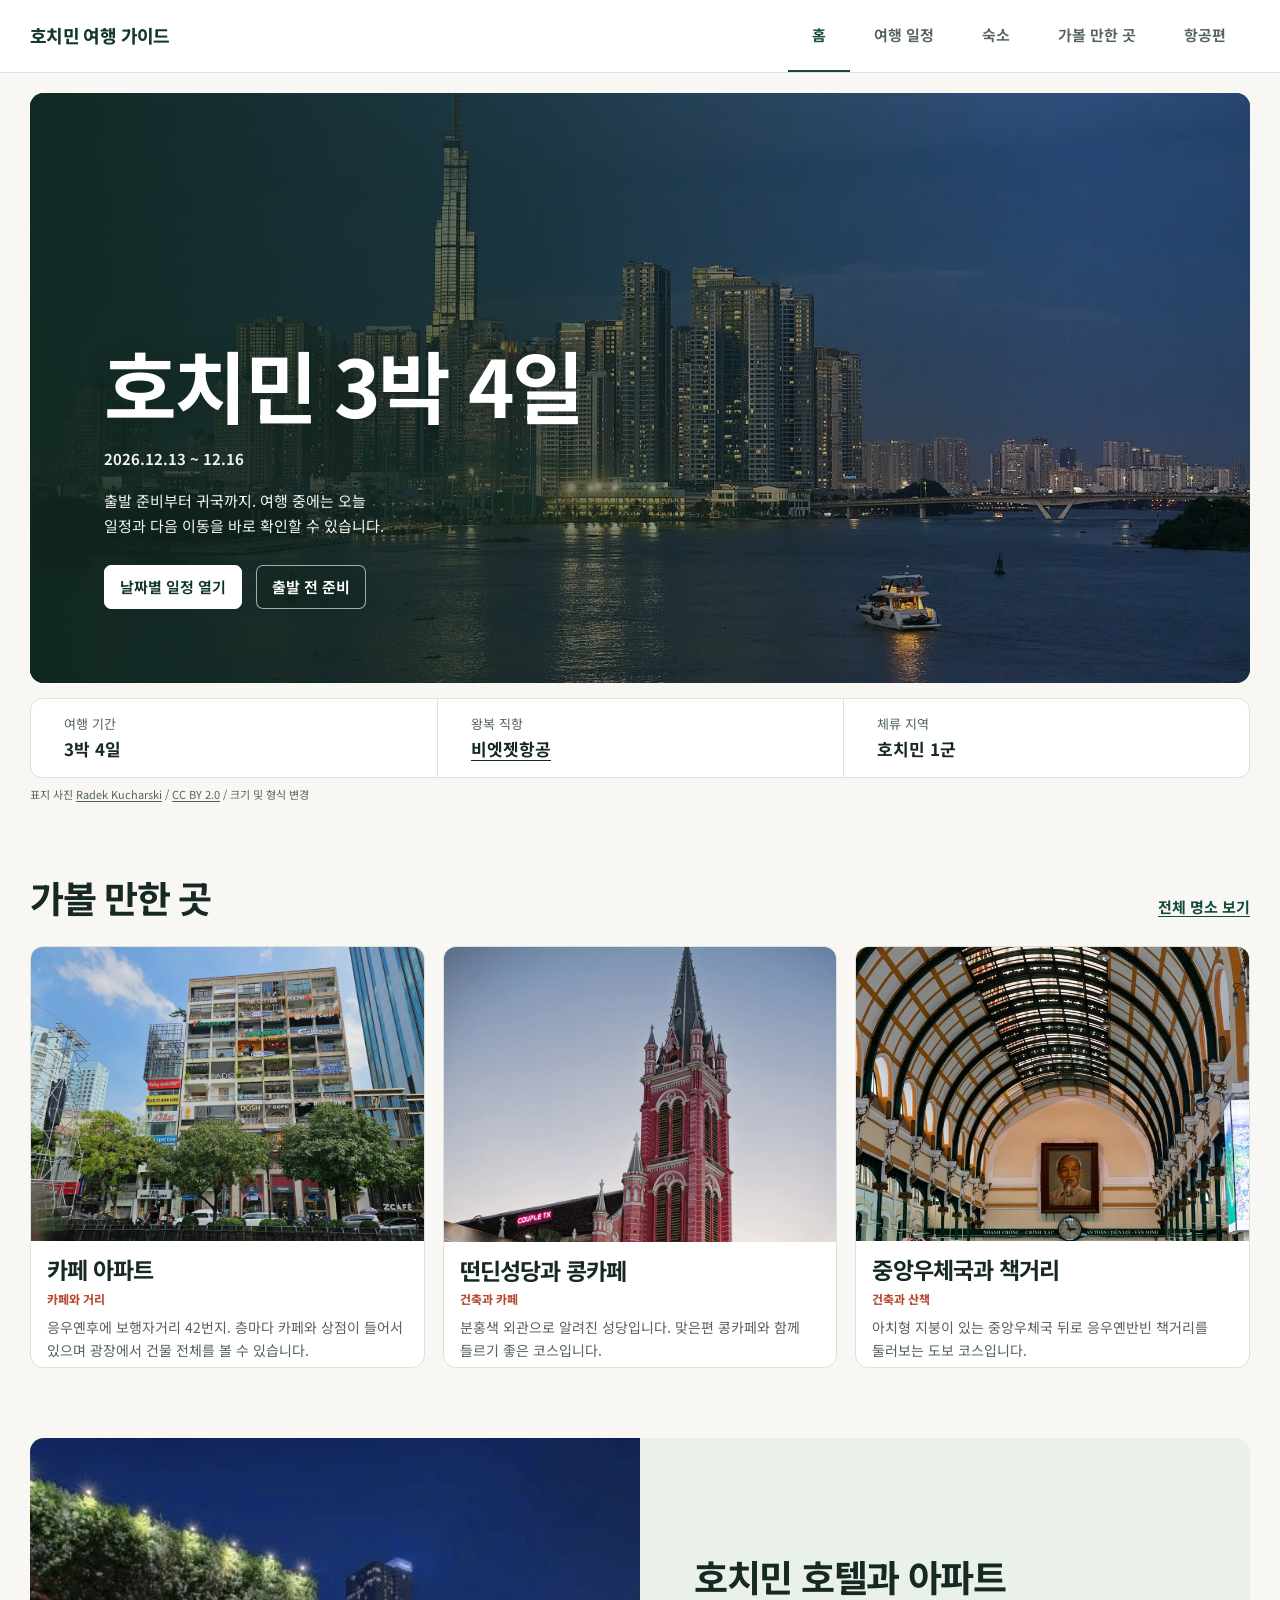
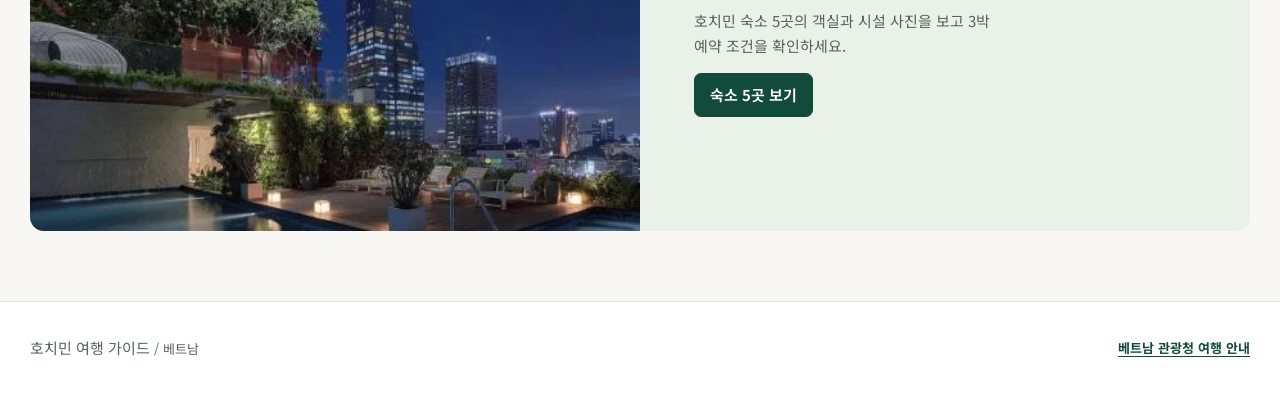
<file: docs/index.html>
<!doctype html>
<html lang="ko">
<head>
  <meta charset="utf-8">
  <meta name="viewport" content="width=device-width, initial-scale=1">
  <meta name="description" content="인천 출발 호치민 3박 4일 여행 일정과 숙소 5곳 및 주요 명소를 한곳에서 확인하세요.">
  <meta name="robots" content="noindex">
  <meta name="theme-color" content="#f8f7f3">
  <meta property="og:title" content="호치민 3박 4일 여행 가이드">
  <meta property="og:description" content="인천 출발 호치민 3박 4일 여행 일정과 숙소 5곳 및 주요 명소를 한곳에서 확인하세요.">
  <meta property="og:type" content="website">
  <meta property="og:url" content="https://mannomi.github.io/trip/">
  <meta property="og:image" content="https://mannomi.github.io/trip/assets/saigon-skyline.webp">
  <link rel="canonical" href="https://mannomi.github.io/trip/">
  <title>호치민 3박 4일 여행 가이드</title>
  <link rel="icon" href="./assets/favicon.svg" type="image/svg+xml">
  <link rel="preconnect" href="https://fonts.googleapis.com">
  <link rel="preconnect" href="https://fonts.gstatic.com" crossorigin>
  <link href="https://fonts.googleapis.com/css2?family=Noto+Sans+KR:wght@400..800&amp;display=swap" rel="stylesheet">
  <link rel="stylesheet" href="./styles.css?v=6">
  <script src="./legacy.js" defer></script>
</head>
<body>
  <a href="#content" class="skip">본문 바로가기</a>
  <header class="site-header" id="top">
    <div class="shell header-inner">
      <a class="brand" href="./index.html">호치민 여행 가이드</a>
      <nav class="site-nav" aria-label="주 메뉴">
        <a href="./index.html" aria-current="page">홈</a>
        <a href="./itinerary.html">여행 일정</a>
        <a href="./hotels.html">숙소</a>
        <a href="./places.html">가볼 만한 곳</a>
        <a href="./flights.html">항공편</a>
      </nav>
    </div>
  </header>
  <main id="content">
    <section class="hero shell" aria-labelledby="page-title">
      <img src="./assets/saigon-skyline.webp" alt="" fetchpriority="high" width="1600" height="900">
      <div class="hero-copy">
        <h1 id="page-title">호치민 3박 4일</h1>
        <p class="date-line"><time datetime="2026-12-13">2026.12.13</time> ~ <time datetime="2026-12-16">12.16</time></p>
        <p>출발 준비부터 귀국까지. 여행 중에는 오늘 일정과 다음 이동을 바로 확인할 수 있습니다.</p>
        <div class="actions"><a class="button primary" href="./itinerary.html">날짜별 일정 열기</a> <a class="button secondary" href="./itinerary.html#packing">출발 전 준비</a></div>
      </div>
    </section>
    <dl class="trip-overview shell">
      <div><dt>여행 기간</dt><dd>3박 4일</dd></div>
      <div><dt>왕복 직항</dt><dd><a href="./flights.html">비엣젯항공</a></dd></div>
      <div><dt>체류 지역</dt><dd>호치민 1군</dd></div>
    </dl>
    <p class="shell hero-credit">표지 사진 <a href="https://commons.wikimedia.org/wiki/File:Saigon_at_Blue_Hour.jpg">Radek Kucharski</a> / <a href="https://creativecommons.org/licenses/by/2.0/">CC BY 2.0</a> / 크기 및 형식 변경</p>
    <section class="shell section" aria-labelledby="home-places">
      <div class="section-heading"><h2 id="home-places">가볼 만한 곳</h2><a class="text-link" href="./places.html">전체 명소 보기</a></div>
      <div class="destination-grid">
      <article class="destination-card" id="cafe-apartments">
        <a class="cover" href="./places.html#cafe-apartments" aria-label="카페 아파트 상세 보기"><img src="./assets/places/cafe-apartments.webp" alt="응우옌후에 카페 아파트 건물과 층별 간판"></a>
        <div class="destination-copy">
          <h3>카페 아파트</h3>
          <p class="destination-type">카페와 거리</p>
          <p class="destination-note">응우옌후에 보행자거리 42번지. 층마다 카페와 상점이 들어서 있으며 광장에서 건물 전체를 볼 수 있습니다.</p>

        </div>
      </article>
      <article class="destination-card" id="tan-dinh">
        <a class="cover" href="./places.html#tan-dinh" aria-label="떤딘성당과 콩카페 상세 보기"><img src="./assets/places/tan-dinh.webp" alt="분홍색 떤딘성당 외관과 첨탑"></a>
        <div class="destination-copy">
          <h3>떤딘성당과 콩카페</h3>
          <p class="destination-type">건축과 카페</p>
          <p class="destination-note">분홍색 외관으로 알려진 성당입니다. 맞은편 콩카페와 함께 들르기 좋은 코스입니다.</p>

        </div>
      </article>
      <article class="destination-card" id="post-office">
        <a class="cover" href="./places.html#post-office" aria-label="중앙우체국과 책거리 상세 보기"><img src="./assets/places/post-office.webp" alt="중앙우체국의 아치형 천장과 내부 홀"></a>
        <div class="destination-copy">
          <h3>중앙우체국과 책거리</h3>
          <p class="destination-type">건축과 산책</p>
          <p class="destination-note">아치형 지붕이 있는 중앙우체국 뒤로 응우옌반빈 책거리를 둘러보는 도보 코스입니다.</p>

        </div>
      </article>
      </div>
    </section>
    <section class="shell section home-stay" aria-labelledby="home-stay">
      <img src="./assets/hotels/charner-pool.webp" alt="오 락 샤르네의 옥상 수영장" loading="lazy" width="960" height="640">
      <div>
        <h2 id="home-stay">호치민 호텔과 아파트</h2>
        <p>호치민 숙소 5곳의 객실과 시설 사진을 보고 3박 예약 조건을 확인하세요.</p>
        <a class="button primary" href="./hotels.html">숙소 5곳 보기</a>
      </div>
    </section>
  </main>
  <footer class="footer">
    <div class="shell footer-inner">
      <p>호치민 여행 가이드 <span class="meta">/ 베트남</span></p>
      <a class="text-link" href="https://vietnam.travel/things-to-do/ho-chi-minh-city-itinerary/">베트남 관광청 여행 안내</a>
    </div>
  </footer>
</body>
</html>
</file>
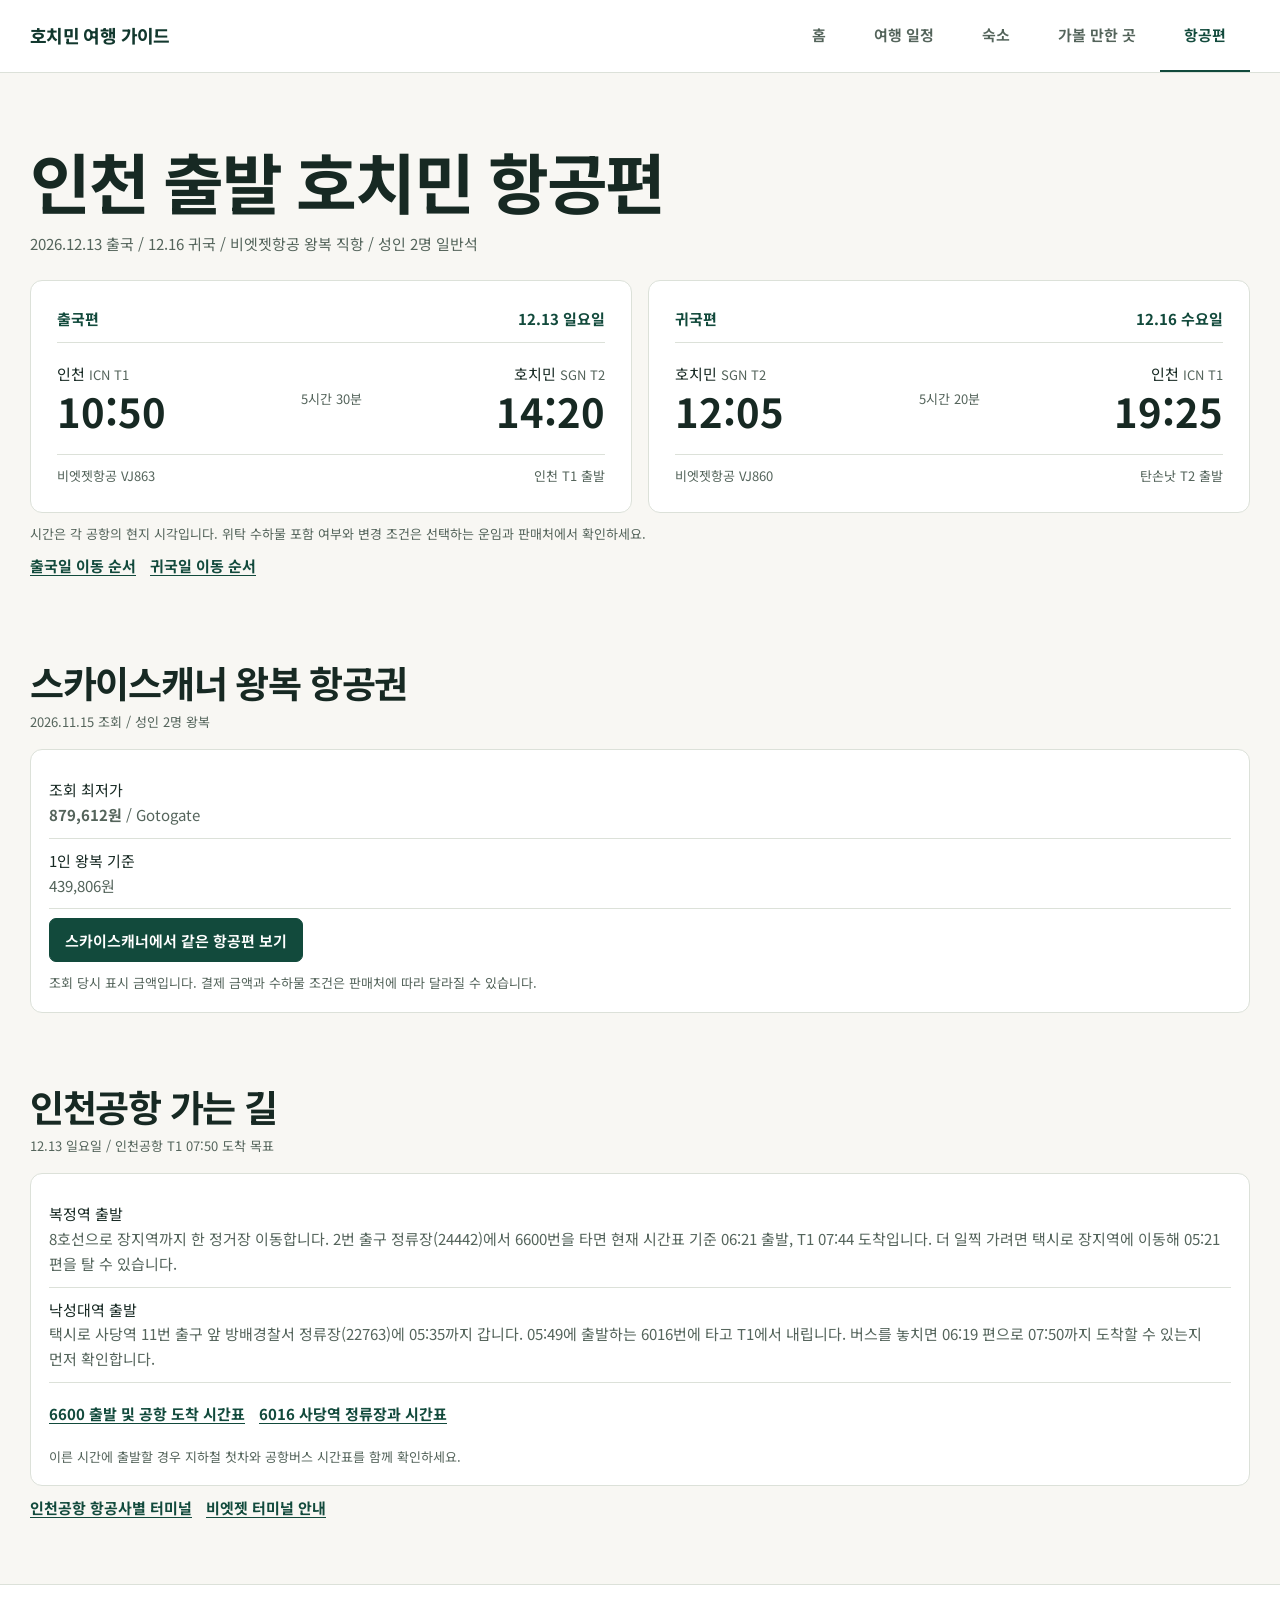
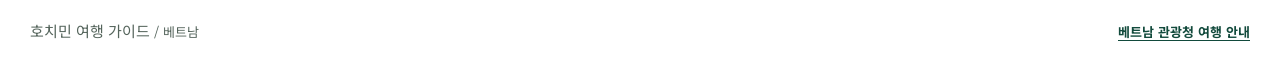
<file: docs/flights.html>
<!doctype html>
<html lang="ko">
<head>
  <meta charset="utf-8">
  <meta name="viewport" content="width=device-width, initial-scale=1">
  <meta name="description" content="2026년 12월 13일부터 16일까지 인천과 호치민을 오가는 비엣젯항공 왕복 직항 안내입니다.">
  <meta name="robots" content="noindex">
  <meta name="theme-color" content="#f8f7f3">
  <meta property="og:title" content="인천 출발 호치민 항공편 | 호치민 여행 가이드">
  <meta property="og:description" content="2026년 12월 13일부터 16일까지 인천과 호치민을 오가는 비엣젯항공 왕복 직항 안내입니다.">
  <meta property="og:type" content="website">
  <meta property="og:url" content="https://mannomi.github.io/trip/flights.html">
  <meta property="og:image" content="https://mannomi.github.io/trip/assets/saigon-skyline.webp">
  <link rel="canonical" href="https://mannomi.github.io/trip/flights.html">
  <title>인천 출발 호치민 항공편 | 호치민 여행 가이드</title>
  <link rel="icon" href="./assets/favicon.svg" type="image/svg+xml">
  <link rel="preconnect" href="https://fonts.googleapis.com">
  <link rel="preconnect" href="https://fonts.gstatic.com" crossorigin>
  <link href="https://fonts.googleapis.com/css2?family=Noto+Sans+KR:wght@400..800&amp;display=swap" rel="stylesheet">
  <link rel="stylesheet" href="./styles.css?v=6">

</head>
<body>
  <a href="#content" class="skip">본문 바로가기</a>
  <header class="site-header" id="top">
    <div class="shell header-inner">
      <a class="brand" href="./index.html">호치민 여행 가이드</a>
      <nav class="site-nav" aria-label="주 메뉴">
        <a href="./index.html">홈</a>
        <a href="./itinerary.html">여행 일정</a>
        <a href="./hotels.html">숙소</a>
        <a href="./places.html">가볼 만한 곳</a>
        <a href="./flights.html" aria-current="page">항공편</a>
      </nav>
    </div>
  </header>
  <main id="content">
    <section class="shell page-intro" id="flights" aria-labelledby="page-title">
      <h1 id="page-title">인천 출발 호치민 항공편</h1>
      <p>2026.12.13 출국 / 12.16 귀국 / 비엣젯항공 왕복 직항 / 성인 2명 일반석</p>
    </section>
    <section class="shell" aria-label="왕복 직항 항공편">
      <div class="tickets">
      <article class="ticket">
        <div class="ticket-head"><p>출국편</p><time datetime="2026-12-13">12.13 일요일</time></div>
        <div class="route">
          <div class="airport"><p>인천 <span>ICN T1</span></p><time datetime="2026-12-13T10:50:00+09:00">10:50</time></div>
          <p class="route-line">5시간 30분</p>
          <div class="airport"><p>호치민 <span>SGN T2</span></p><time datetime="2026-12-13T14:20:00+07:00">14:20</time></div>
        </div>
        <div class="ticket-foot"><p>비엣젯항공 VJ863</p><p>인천 T1 출발</p></div>
      </article>
      <article class="ticket">
        <div class="ticket-head"><p>귀국편</p><time datetime="2026-12-16">12.16 수요일</time></div>
        <div class="route">
          <div class="airport"><p>호치민 <span>SGN T2</span></p><time datetime="2026-12-16T12:05:00+07:00">12:05</time></div>
          <p class="route-line">5시간 20분</p>
          <div class="airport"><p>인천 <span>ICN T1</span></p><time datetime="2026-12-16T19:25:00+09:00">19:25</time></div>
        </div>
        <div class="ticket-foot"><p>비엣젯항공 VJ860</p><p>탄손낫 T2 출발</p></div>
      </article>
      </div>
      <p class="data-note">시간은 각 공항의 현지 시각입니다. 위탁 수하물 포함 여부와 변경 조건은 선택하는 운임과 판매처에서 확인하세요.</p>
      <div class="actions">
        <a class="text-link" href="./itinerary.html#day-1">출국일 이동 순서</a>
        <a class="text-link" href="./itinerary.html#day-4">귀국일 이동 순서</a>
      </div>
    </section>
    <section class="shell section" aria-labelledby="airfare-title">
      <div class="section-heading">
        <div><h2 id="airfare-title">스카이스캐너 왕복 항공권</h2><p class="meta">2026.11.15 조회 / 성인 2명 왕복</p></div>
      </div>
      <div class="book-panel fare-body">
        <dl>
          <div><dt>조회 최저가</dt><dd><strong class="money">879,612원</strong> / Gotogate</dd></div>
          <div><dt>1인 왕복 기준</dt><dd>439,806원</dd></div>
        </dl>
        <div class="actions"><a class="button primary" href="https://www.skyscanner.co.kr/transport/flights/sela/sgn/261213/261216/itinerary/H4sIAAAAAAAA_-Py5fLm4uLisDQ1Mzc2M7UUgrGNzS2luDle8QvwSPAqcGkYKcE5fBoiWmy6xobmBqZGUNqK2cLM2IHRi4EL2TigEUJIRsOME1Dg0WBVgnOENSSxGWcAMg4Aap3TZp4AAAA=?adultsv2=2&amp;cabinclass=economy&amp;childrenv2=&amp;ref=home&amp;rtn=1&amp;outboundaltsenabled=false&amp;inboundaltsenabled=false&amp;departure-times=480-810,690-1050&amp;preferdirects=false">스카이스캐너에서 같은 항공편 보기</a></div>
        <p class="data-note">조회 당시 표시 금액입니다. 결제 금액과 수하물 조건은 판매처에 따라 달라질 수 있습니다.</p>
      </div>
    </section>
    <section class="shell page-section" id="airport-bus" aria-labelledby="airport-bus-title">
      <div class="section-heading"><div><h2 id="airport-bus-title">인천공항 가는 길</h2><p class="meta">12.13 일요일 / 인천공항 T1 07:50 도착 목표</p></div></div>
      <div class="book-panel fare-body">
        <dl>
          <div><dt>복정역 출발</dt><dd>8호선으로 장지역까지 한 정거장 이동합니다. 2번 출구 정류장(24442)에서 6600번을 타면 현재 시간표 기준 06:21 출발, T1 07:44 도착입니다. 더 일찍 가려면 택시로 장지역에 이동해 05:21 편을 탈 수 있습니다.</dd></div>
          <div><dt>낙성대역 출발</dt><dd>택시로 사당역 11번 출구 앞 방배경찰서 정류장(22763)에 05:35까지 갑니다. 05:49에 출발하는 6016번에 타고 T1에서 내립니다. 버스를 놓치면 06:19 편으로 07:50까지 도착할 수 있는지 먼저 확인합니다.</dd></div>
        </dl>
        <div class="actions"><a class="text-link" href="https://www.seoulairbus.com/timetableAll/7/0">6600 출발 및 공항 도착 시간표</a> <a class="text-link" href="https://www.airportlimousine.co.kr/sub/sub01.php?cat_no=22">6016 사당역 정류장과 시간표</a></div>
        <p class="data-note">이른 시간에 출발할 경우 지하철 첫차와 공항버스 시간표를 함께 확인하세요.</p>
      </div>
      <div class="actions"><a class="text-link" href="https://www.airport.kr/ap_ko/881/subview.do">인천공항 항공사별 터미널</a> <a class="text-link" href="https://seo.vietjetair.com/en/pages/to-have-a-good-flight-1599448842652/airports-and-terminals-operated-by-vietjet-1794198027254">비엣젯 터미널 안내</a></div>
    </section>
  </main>
  <footer class="footer">
    <div class="shell footer-inner">
      <p>호치민 여행 가이드 <span class="meta">/ 베트남</span></p>
      <a class="text-link" href="https://vietnam.travel/things-to-do/ho-chi-minh-city-itinerary/">베트남 관광청 여행 안내</a>
    </div>
  </footer>
</body>
</html>
</file>
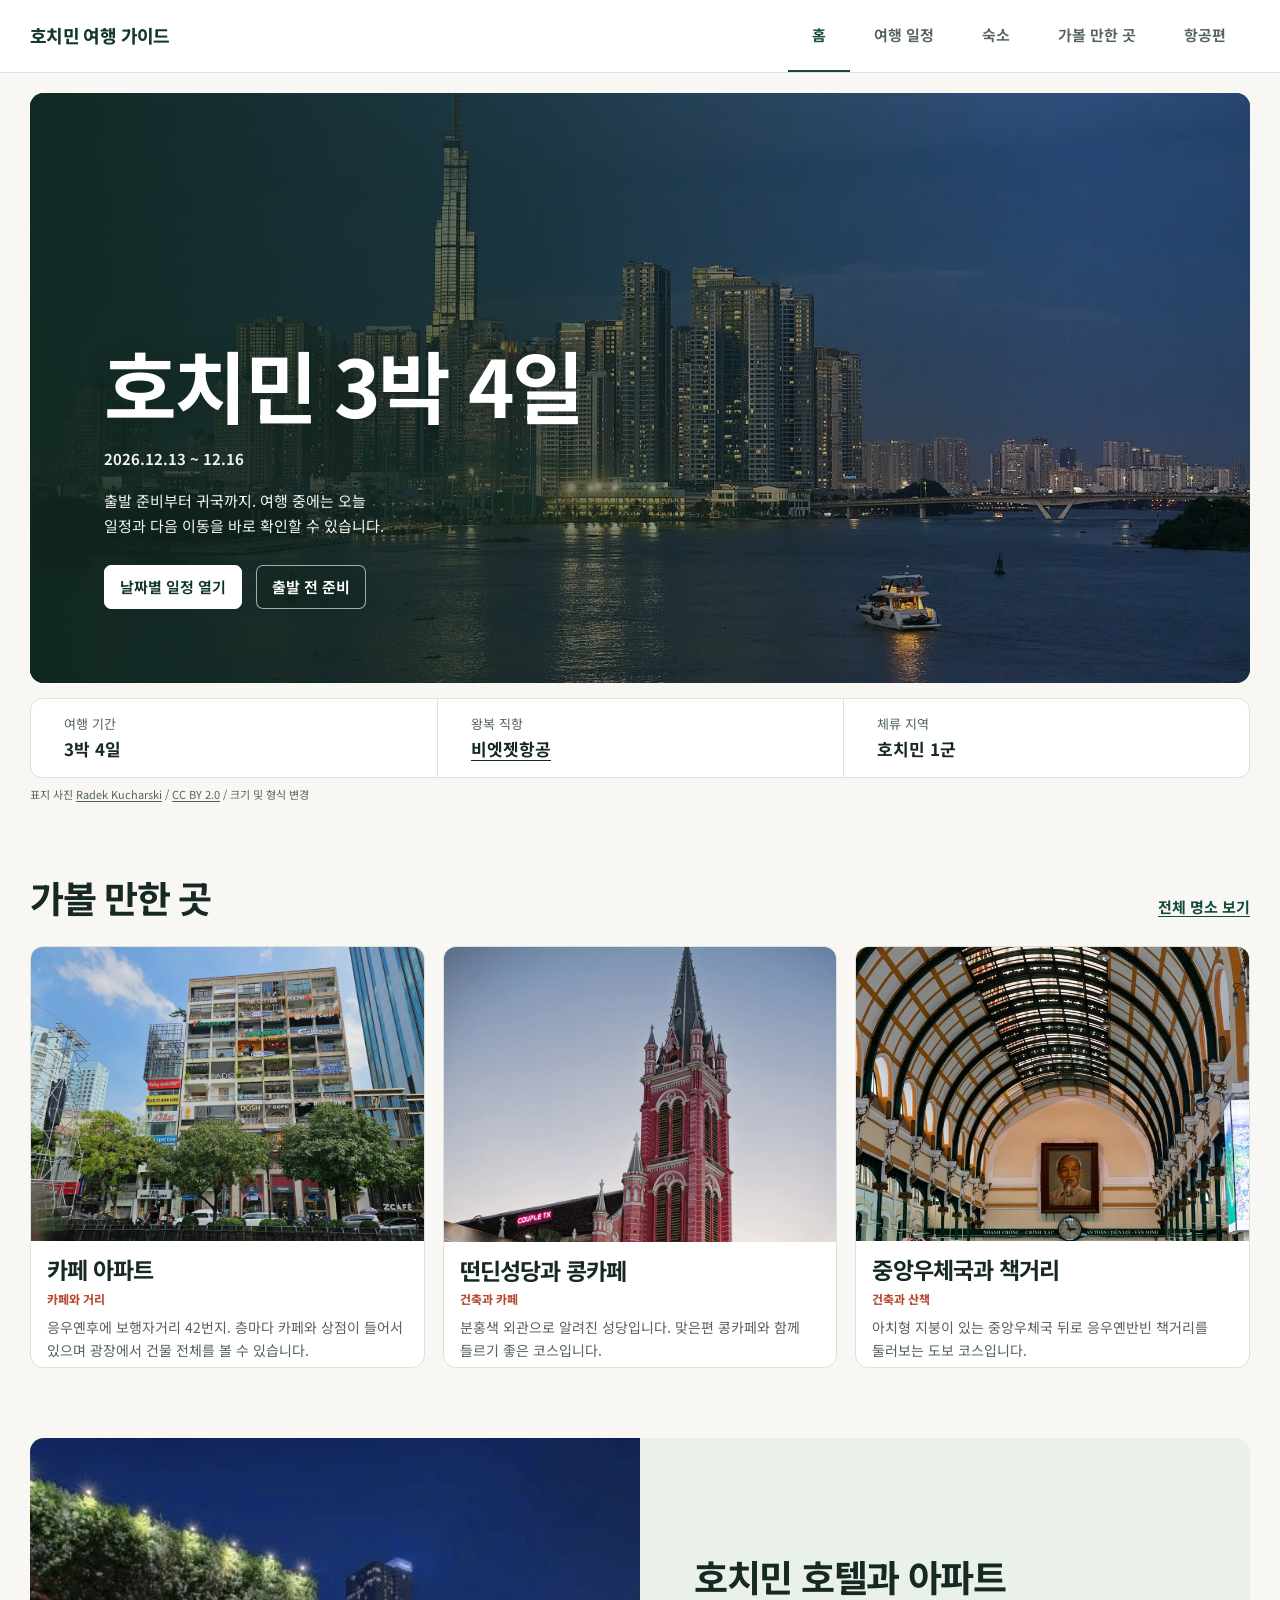
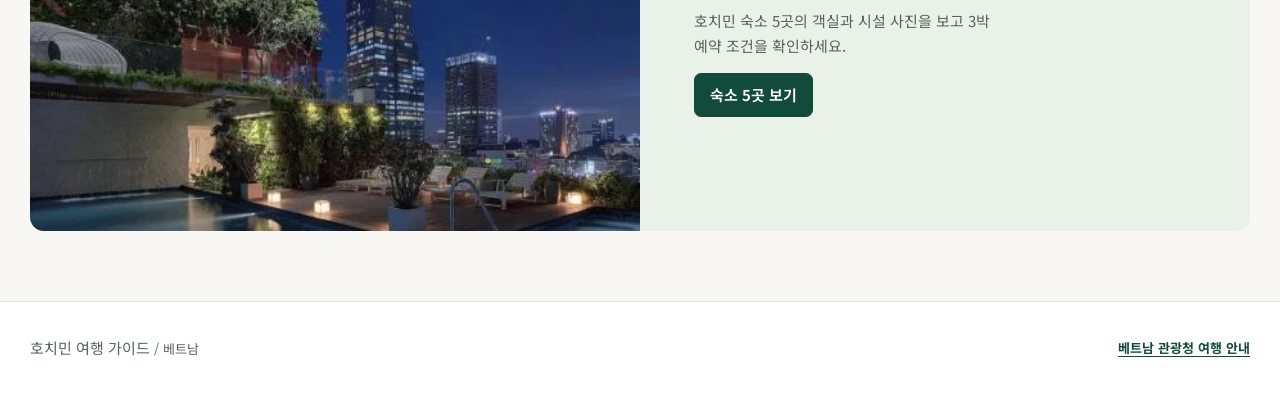
<file: docs/guide.html>
<!doctype html>
<html lang="ko">
<head>
  <meta charset="utf-8">
  <meta name="viewport" content="width=device-width, initial-scale=1">
  <meta name="robots" content="noindex">
  <link rel="canonical" href="https://mannomi.github.io/trip/">
  <title>호치민 여행 가이드</title>
  <script src="./legacy.js"></script>
</head>
<body>
  <main><h1>호치민 여행 가이드</h1><p><a href="./index.html">여행 가이드 열기</a></p></main>
</body>
</html>
</file>
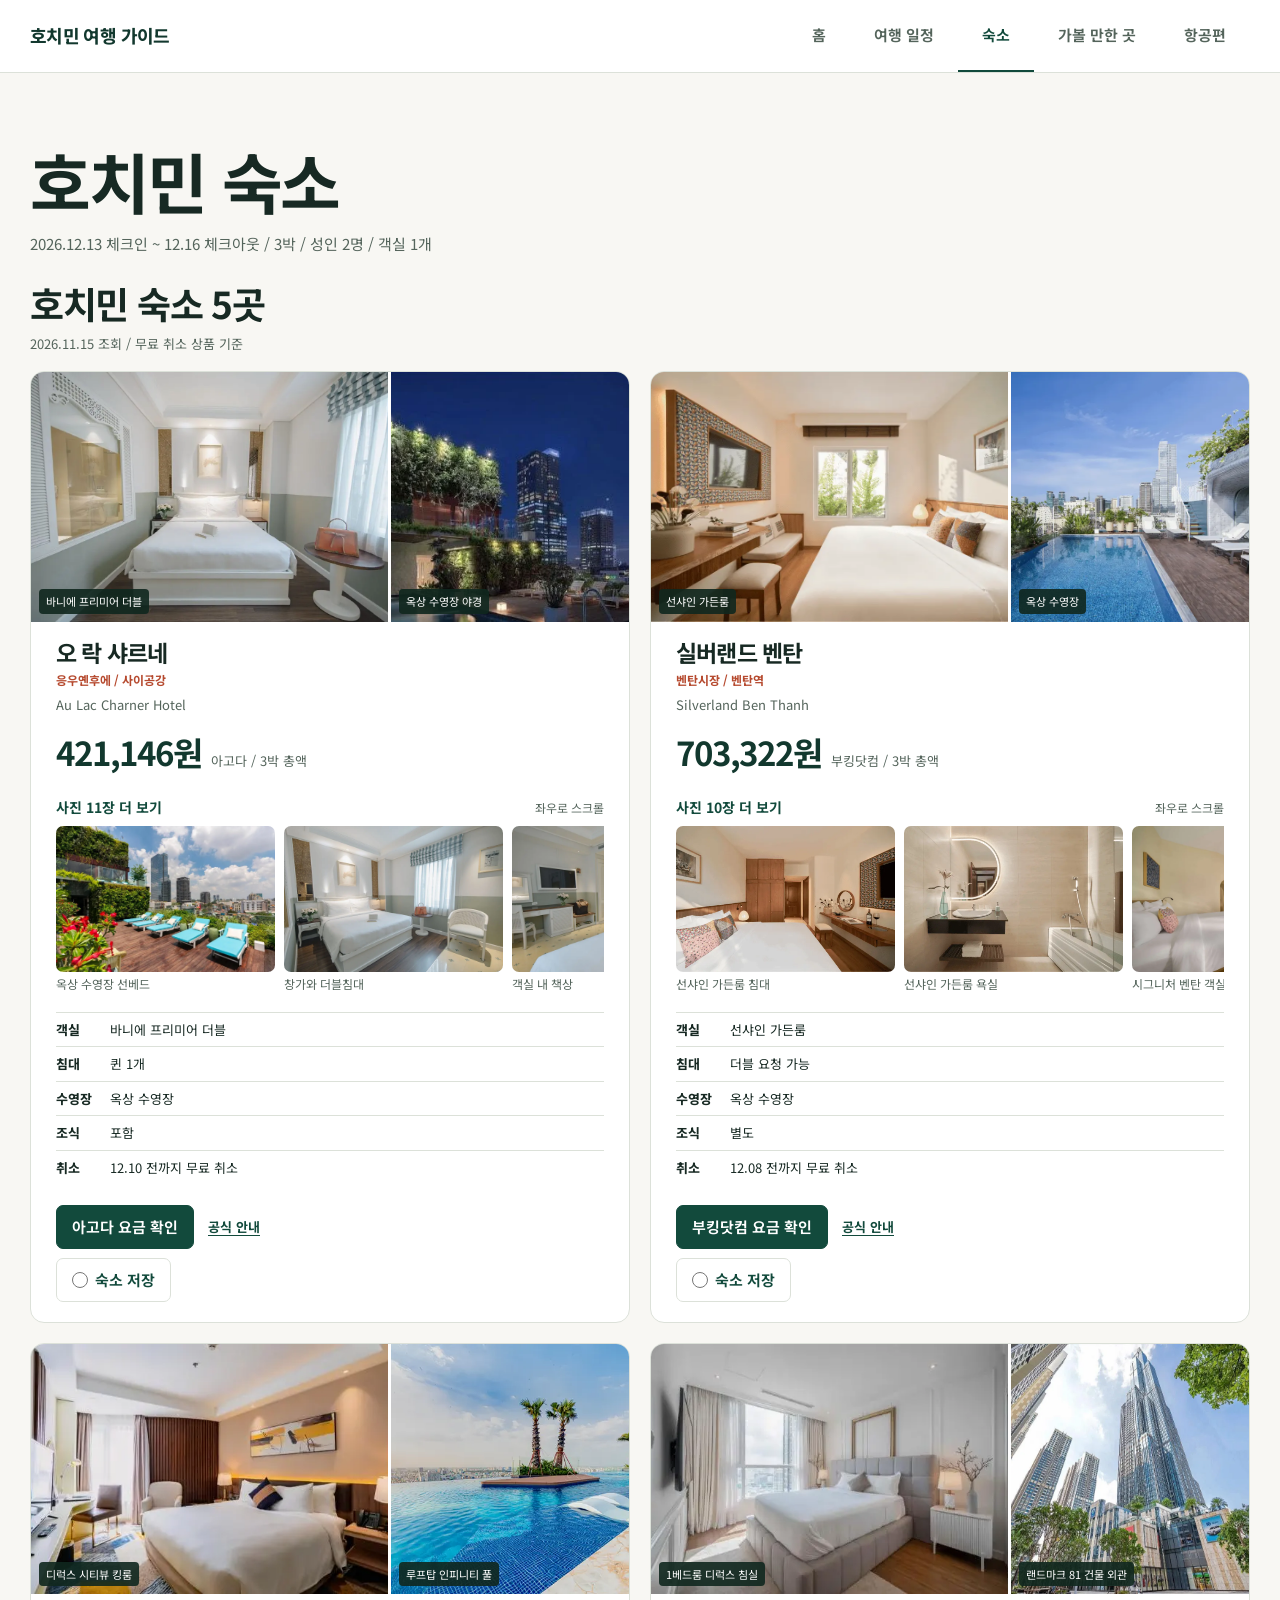
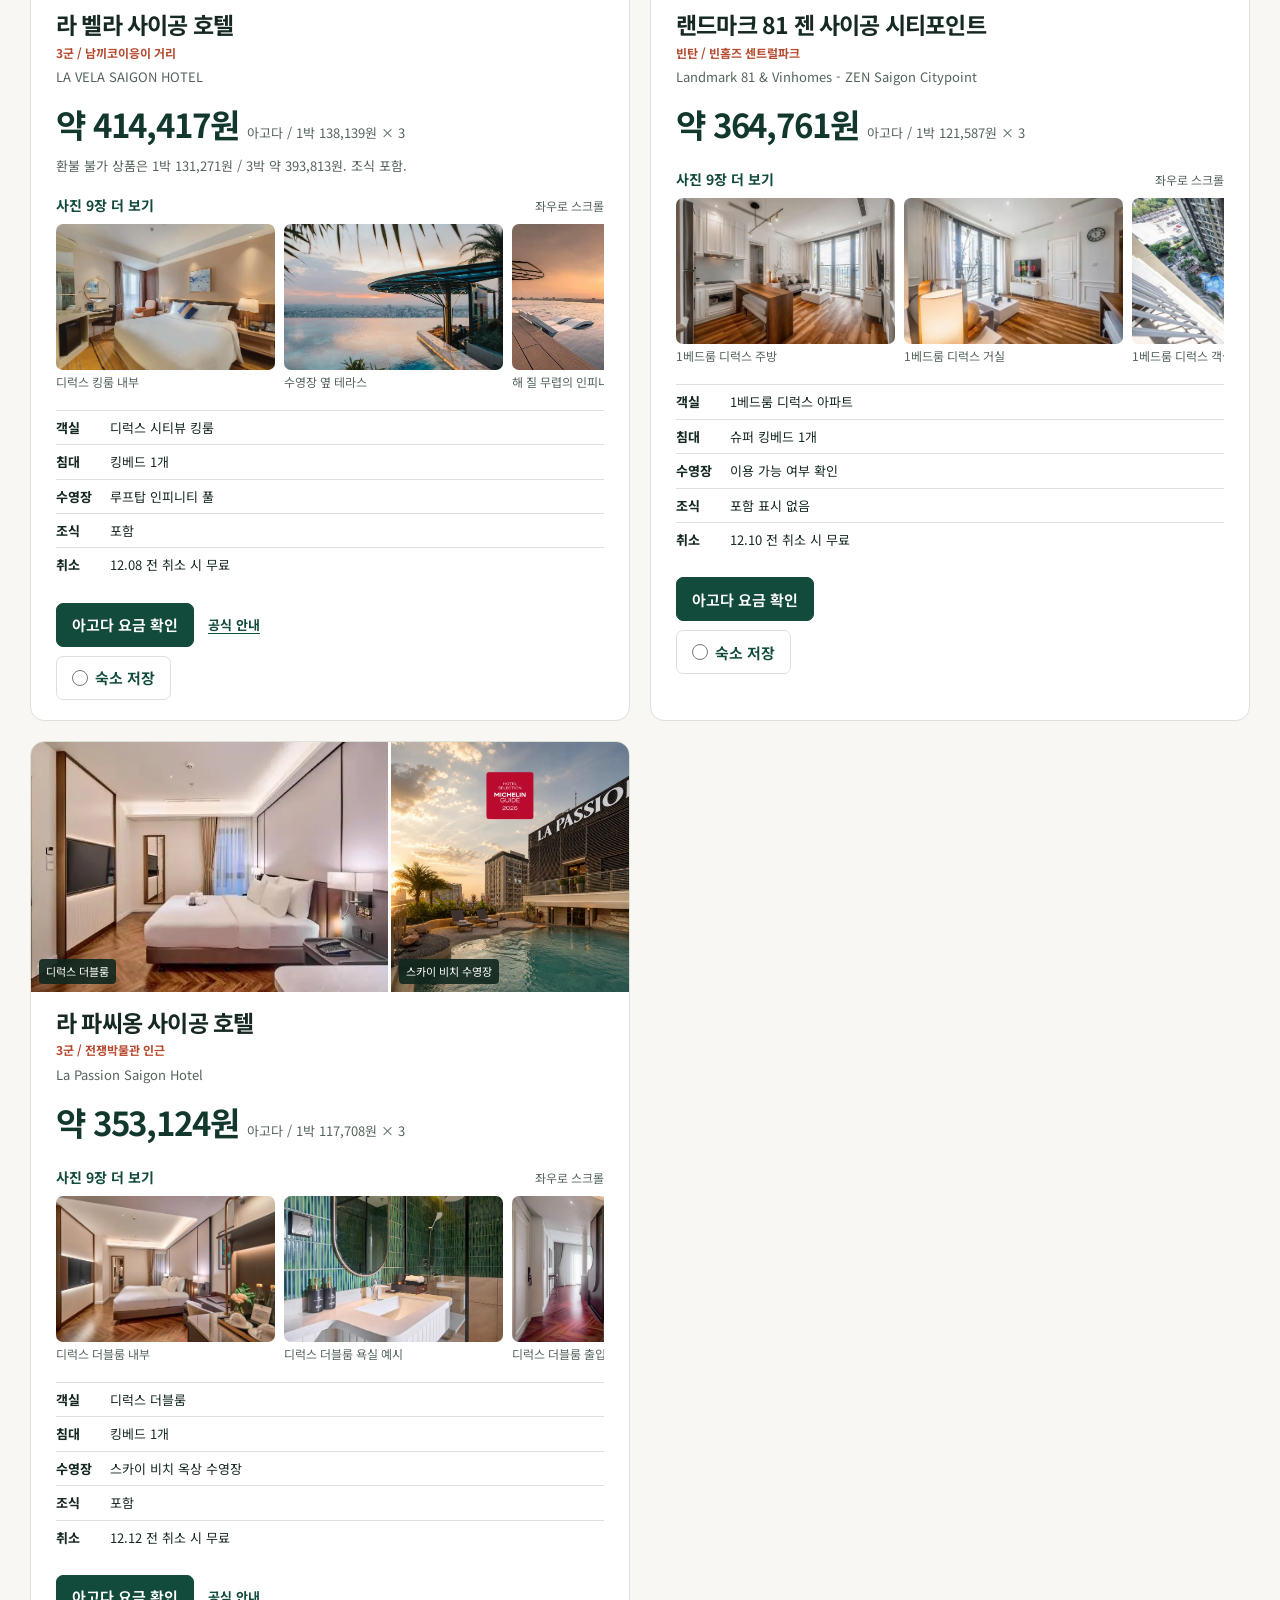
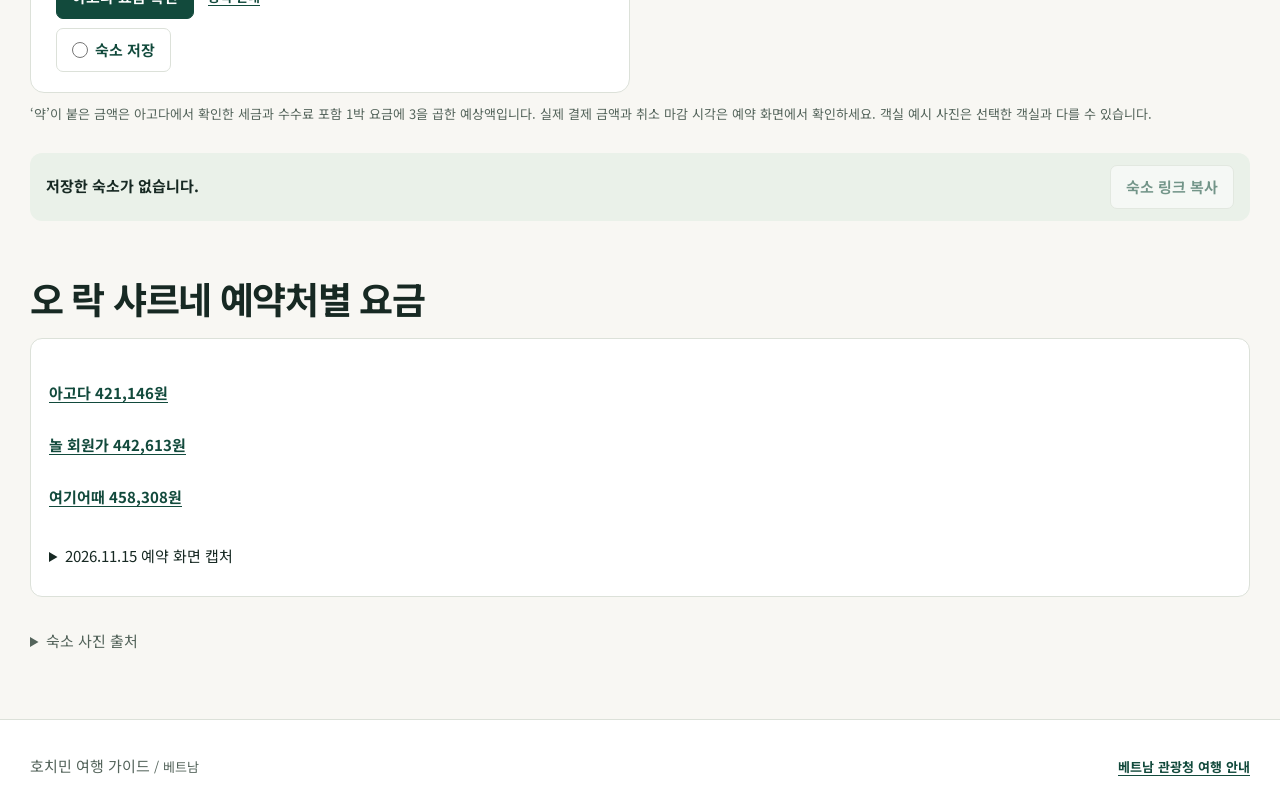
<file: docs/hotels.html>
<!doctype html>
<html lang="ko">
<head>
  <meta charset="utf-8">
  <meta name="viewport" content="width=device-width, initial-scale=1">
  <meta name="description" content="호치민 숙소 5곳의 객실과 시설 사진을 보고 3박 예약 조건을 확인하세요.">
  <meta name="robots" content="noindex">
  <meta name="theme-color" content="#f8f7f3">
  <meta property="og:title" content="호치민 숙소 | 호치민 여행 가이드">
  <meta property="og:description" content="호치민 숙소 5곳의 객실과 시설 사진을 보고 3박 예약 조건을 확인하세요.">
  <meta property="og:type" content="website">
  <meta property="og:url" content="https://mannomi.github.io/trip/hotels.html">
  <meta property="og:image" content="https://mannomi.github.io/trip/assets/saigon-skyline.webp">
  <link rel="canonical" href="https://mannomi.github.io/trip/hotels.html">
  <title>호치민 숙소 | 호치민 여행 가이드</title>
  <link rel="icon" href="./assets/favicon.svg" type="image/svg+xml">
  <link rel="preconnect" href="https://fonts.googleapis.com">
  <link rel="preconnect" href="https://fonts.gstatic.com" crossorigin>
  <link href="https://fonts.googleapis.com/css2?family=Noto+Sans+KR:wght@400..800&amp;display=swap" rel="stylesheet">
  <link rel="stylesheet" href="./styles.css?v=8">
  <script src="./stay.js?v=3" defer></script>
  <script src="./gallery.js?v=2" defer></script>
</head>
<body>
  <a href="#content" class="skip">본문 바로가기</a>
  <header class="site-header" id="top">
    <div class="shell header-inner">
      <a class="brand" href="./index.html">호치민 여행 가이드</a>
      <nav class="site-nav" aria-label="주 메뉴">
        <a href="./index.html">홈</a>
        <a href="./itinerary.html">여행 일정</a>
        <a href="./hotels.html" aria-current="page">숙소</a>
        <a href="./places.html">가볼 만한 곳</a>
        <a href="./flights.html">항공편</a>
      </nav>
    </div>
  </header>
  <main id="content">
    <section class="shell page-intro" id="stay" aria-labelledby="page-title">
      <h1 id="page-title">호치민 숙소</h1>
      <p>2026.12.13 체크인 ~ 12.16 체크아웃 / 3박 / 성인 2명 / 객실 1개</p>
    </section>
    <section class="shell" aria-labelledby="stays-list-title">
      <div class="section-heading">
        <div><h2 id="stays-list-title">호치민 숙소 5곳</h2><p class="meta">2026.11.15 조회 / 무료 취소 상품 기준</p></div>
      </div>
      <fieldset class="stay-picker">
        <legend class="sr-only">저장할 숙소 선택</legend>
        <div class="stay-grid">
        <article class="stay-card" id="charner">
          <div class="stay-media" aria-label="오 락 샤르네 사진">
            <a class="photo-link" href="./assets/hotels/charner/vannier-double.webp"><img src="./assets/hotels/charner/vannier-double.webp" alt="오 락 샤르네 바니에 프리미어 더블" decoding="async"><span aria-hidden="true">바니에 프리미어 더블</span></a>
            <a class="photo-link" href="./assets/hotels/charner-pool.webp"><img src="./assets/hotels/charner-pool.webp" alt="오 락 샤르네 옥상 수영장 야경" decoding="async"><span aria-hidden="true">옥상 수영장 야경</span></a>
          </div>
          <div class="stay-body">
            <h3>오 락 샤르네</h3>
            <p class="stay-area">응우옌후에 / 사이공강</p>
            <p class="meta">Au Lac Charner Hotel</p>
            <p class="stay-price"><strong class="money">421,146원</strong><span class="meta">아고다 / 3박 총액</span></p>
            <div class="stay-gallery">
              <div class="stay-gallery-heading">
                <strong>사진 11장 더 보기</strong>
                <span class="meta">좌우로 스크롤</span>
              </div>
              <div class="stay-gallery-photos" role="region" aria-label="오 락 샤르네 추가 사진" tabindex="0">
                <figure><a class="photo-link" href="./assets/hotels/charner/pool-deck.webp"><img src="./assets/hotels/charner/pool-deck.webp" alt="오 락 샤르네 옥상 수영장 선베드" loading="lazy" decoding="async"></a><figcaption>옥상 수영장 선베드</figcaption></figure>
                <figure><a class="photo-link" href="./assets/hotels/charner/vannier-window.webp"><img src="./assets/hotels/charner/vannier-window.webp" alt="오 락 샤르네 창가와 더블침대" loading="lazy" decoding="async"></a><figcaption>창가와 더블침대</figcaption></figure>
                <figure><a class="photo-link" href="./assets/hotels/charner/vannier-desk.webp"><img src="./assets/hotels/charner/vannier-desk.webp" alt="오 락 샤르네 객실 내 책상" loading="lazy" decoding="async"></a><figcaption>객실 내 책상</figcaption></figure>
                <figure><a class="photo-link" href="./assets/hotels/charner/vannier-layout.webp"><img src="./assets/hotels/charner/vannier-layout.webp" alt="오 락 샤르네 바니에 프리미어 객실 전경" loading="lazy" decoding="async"></a><figcaption>바니에 프리미어 객실 전경</figcaption></figure>
                <figure><a class="photo-link" href="./assets/hotels/charner/vannier-bathroom.webp"><img src="./assets/hotels/charner/vannier-bathroom.webp" alt="오 락 샤르네 바니에 프리미어 욕실" loading="lazy" decoding="async"></a><figcaption>바니에 프리미어 욕실</figcaption></figure>
                <figure><a class="photo-link" href="./assets/hotels/charner/vannier-twin.webp"><img src="./assets/hotels/charner/vannier-twin.webp" alt="오 락 샤르네 바니에 프리미어 트윈 예시" loading="lazy" decoding="async"></a><figcaption>바니에 프리미어 트윈 예시</figcaption></figure>
                <figure><a class="photo-link" href="./assets/hotels/charner/lobby-seating.webp"><img src="./assets/hotels/charner/lobby-seating.webp" alt="오 락 샤르네 로비 라운지" loading="lazy" decoding="async"></a><figcaption>로비 라운지</figcaption></figure>
                <figure><a class="photo-link" href="./assets/hotels/charner/restaurant.webp"><img src="./assets/hotels/charner/restaurant.webp" alt="오 락 샤르네 레스토랑" loading="lazy" decoding="async"></a><figcaption>레스토랑</figcaption></figure>
                <figure><a class="photo-link" href="./assets/hotels/charner/breakfast.webp"><img src="./assets/hotels/charner/breakfast.webp" alt="오 락 샤르네 조식 뷔페" loading="lazy" decoding="async"></a><figcaption>조식 뷔페</figcaption></figure>
                <figure><a class="photo-link" href="./assets/hotels/charner/afternoon-tea.webp"><img src="./assets/hotels/charner/afternoon-tea.webp" alt="오 락 샤르네 애프터눈 티" loading="lazy" decoding="async"></a><figcaption>애프터눈 티</figcaption></figure>
                <figure><a class="photo-link" href="./assets/hotels/charner/terrace.webp"><img src="./assets/hotels/charner/terrace.webp" alt="오 락 샤르네 야외 테라스" loading="lazy" decoding="async"></a><figcaption>야외 테라스</figcaption></figure>
              </div>
            </div>
            <dl class="stay-facts">
              <div><dt>객실</dt><dd>바니에 프리미어 더블</dd></div>
              <div><dt>침대</dt><dd>퀸 1개</dd></div>
              <div><dt>수영장</dt><dd>옥상 수영장</dd></div>
              <div><dt>조식</dt><dd>포함</dd></div>
              <div><dt>취소</dt><dd>12.10 전까지 무료 취소</dd></div>
            </dl>
            <div class="actions"><a class="button primary" href="https://www.agoda.com/ko-kr/silverland-charner/hotel/ho-chi-minh-city-vn.html?checkIn=2026-12-13&amp;checkOut=2026-12-16&amp;rooms=1&amp;adults=2&amp;childs=0&amp;los=3&amp;currency=KRW" aria-label="오 락 샤르네 아고다 요금 확인">아고다 요금 확인</a> <a class="text-link" href="https://aulachotels.com/accommodation/charner-vannier-premier/" aria-label="오 락 샤르네 공식 안내">공식 안내</a></div>
            <div class="actions"><label class="button stay-pick"><input type="radio" name="hotel" value="charner" aria-label="오 락 샤르네 저장"><span>숙소 저장</span></label></div>
          </div>
        </article>
        <article class="stay-card" id="silverland">
          <div class="stay-media" aria-label="실버랜드 벤탄 사진">
            <a class="photo-link" href="./assets/hotels/silverland/sunshine-garden.webp"><img src="./assets/hotels/silverland/sunshine-garden.webp" alt="실버랜드 벤탄 선샤인 가든룸" loading="lazy" decoding="async"><span aria-hidden="true">선샤인 가든룸</span></a>
            <a class="photo-link" href="./assets/hotels/silverland/rooftop-pool.webp"><img src="./assets/hotels/silverland/rooftop-pool.webp" alt="실버랜드 벤탄 옥상 수영장" loading="lazy" decoding="async"><span aria-hidden="true">옥상 수영장</span></a>
          </div>
          <div class="stay-body">
            <h3>실버랜드 벤탄</h3>
            <p class="stay-area">벤탄시장 / 벤탄역</p>
            <p class="meta">Silverland Ben Thanh</p>
            <p class="stay-price"><strong class="money">703,322원</strong><span class="meta">부킹닷컴 / 3박 총액</span></p>
            <div class="stay-gallery">
              <div class="stay-gallery-heading">
                <strong>사진 10장 더 보기</strong>
                <span class="meta">좌우로 스크롤</span>
              </div>
              <div class="stay-gallery-photos" role="region" aria-label="실버랜드 벤탄 추가 사진" tabindex="0">
                <figure><a class="photo-link" href="./assets/hotels/silverland/sunshine-bed.webp"><img src="./assets/hotels/silverland/sunshine-bed.webp" alt="실버랜드 벤탄 선샤인 가든룸 침대" loading="lazy" decoding="async"></a><figcaption>선샤인 가든룸 침대</figcaption></figure>
                <figure><a class="photo-link" href="./assets/hotels/silverland/sunshine-bathroom.webp"><img src="./assets/hotels/silverland/sunshine-bathroom.webp" alt="실버랜드 벤탄 선샤인 가든룸 욕실" loading="lazy" decoding="async"></a><figcaption>선샤인 가든룸 욕실</figcaption></figure>
                <figure><a class="photo-link" href="./assets/hotels/silverland/signature-room.webp"><img src="./assets/hotels/silverland/signature-room.webp" alt="실버랜드 벤탄 시그니처 벤탄 객실 예시" loading="lazy" decoding="async"></a><figcaption>시그니처 벤탄 객실 예시</figcaption></figure>
                <figure><a class="photo-link" href="./assets/hotels/silverland/square-suite.webp"><img src="./assets/hotels/silverland/square-suite.webp" alt="실버랜드 벤탄 스퀘어 스위트 객실 예시" loading="lazy" decoding="async"></a><figcaption>스퀘어 스위트 객실 예시</figcaption></figure>
                <figure><a class="photo-link" href="./assets/hotels/silverland/rooftop-restaurant.webp"><img src="./assets/hotels/silverland/rooftop-restaurant.webp" alt="실버랜드 벤탄 스미스 키친 앤 바" loading="lazy" decoding="async"></a><figcaption>스미스 키친 앤 바</figcaption></figure>
                <figure><a class="photo-link" href="./assets/hotels/silverland/bason-cafe.webp"><img src="./assets/hotels/silverland/bason-cafe.webp" alt="실버랜드 벤탄 바손 카페" loading="lazy" decoding="async"></a><figcaption>바손 카페</figcaption></figure>
                <figure><a class="photo-link" href="./assets/hotels/silverland/reception.webp"><img src="./assets/hotels/silverland/reception.webp" alt="실버랜드 벤탄 로비 프런트" loading="lazy" decoding="async"></a><figcaption>로비 프런트</figcaption></figure>
                <figure><a class="photo-link" href="./assets/hotels/silverland/lobby-seating.webp"><img src="./assets/hotels/silverland/lobby-seating.webp" alt="실버랜드 벤탄 로비 라운지" loading="lazy" decoding="async"></a><figcaption>로비 라운지</figcaption></figure>
                <figure><a class="photo-link" href="./assets/hotels/silverland/spa.webp"><img src="./assets/hotels/silverland/spa.webp" alt="실버랜드 벤탄 스파" loading="lazy" decoding="async"></a><figcaption>스파</figcaption></figure>
                <figure><a class="photo-link" href="./assets/hotels/silverland/exterior.webp"><img src="./assets/hotels/silverland/exterior.webp" alt="실버랜드 벤탄 호텔 외관" loading="lazy" decoding="async"></a><figcaption>호텔 외관</figcaption></figure>
              </div>
            </div>
            <dl class="stay-facts">
              <div><dt>객실</dt><dd>선샤인 가든룸</dd></div>
              <div><dt>침대</dt><dd>더블 요청 가능</dd></div>
              <div><dt>수영장</dt><dd>옥상 수영장</dd></div>
              <div><dt>조식</dt><dd>별도</dd></div>
              <div><dt>취소</dt><dd>12.08 전까지 무료 취소</dd></div>
            </dl>
            <div class="actions"><a class="button primary" href="https://www.booking.com/hotel/vn/silverland-benthanh.ko.html?checkin=2026-12-13&amp;checkout=2026-12-16&amp;group_adults=2&amp;no_rooms=1&amp;group_children=0&amp;selected_currency=KRW" aria-label="실버랜드 벤탄 부킹닷컴 요금 확인">부킹닷컴 요금 확인</a> <a class="text-link" href="https://silverlandhotels.com/silverland-ben-thanh-hotel/" aria-label="실버랜드 벤탄 공식 안내">공식 안내</a></div>
            <div class="actions"><label class="button stay-pick"><input type="radio" name="hotel" value="silverland" aria-label="실버랜드 벤탄 저장"><span>숙소 저장</span></label></div>
          </div>
        </article>
        <article class="stay-card" id="la-vela">
          <div class="stay-media" aria-label="라 벨라 사이공 호텔 사진">
            <a class="photo-link" href="./assets/hotels/la-vela/deluxe-king.webp"><img src="./assets/hotels/la-vela/deluxe-king.webp" alt="라 벨라 사이공 호텔 디럭스 시티뷰 킹룸" loading="lazy" decoding="async"><span aria-hidden="true">디럭스 시티뷰 킹룸</span></a>
            <a class="photo-link" href="./assets/hotels/la-vela/infinity-pool.webp"><img src="./assets/hotels/la-vela/infinity-pool.webp" alt="라 벨라 사이공 호텔 루프탑 인피니티 풀" loading="lazy" decoding="async"><span aria-hidden="true">루프탑 인피니티 풀</span></a>
          </div>
          <div class="stay-body">
            <h3>라 벨라 사이공 호텔</h3>
            <p class="stay-area">3군 / 남끼코이응이 거리</p>
            <p class="meta">LA VELA SAIGON HOTEL</p>
            <p class="stay-price"><strong class="money">약 414,417원</strong><span class="meta">아고다 / 1박 138,139원 × 3</span></p>
            <p class="meta">환불 불가 상품은 1박 131,271원 / 3박 약 393,813원. 조식 포함.</p>
            <div class="stay-gallery">
              <div class="stay-gallery-heading">
                <strong>사진 9장 더 보기</strong>
                <span class="meta">좌우로 스크롤</span>
              </div>
              <div class="stay-gallery-photos" role="region" aria-label="라 벨라 사이공 호텔 추가 사진" tabindex="0">
                <figure><a class="photo-link" href="./assets/hotels/la-vela/deluxe-seating.webp"><img src="./assets/hotels/la-vela/deluxe-seating.webp" alt="라 벨라 사이공 호텔 디럭스 킹룸 내부" loading="lazy" decoding="async"></a><figcaption>디럭스 킹룸 내부</figcaption></figure>
                <figure><a class="photo-link" href="./assets/hotels/la-vela/pool-terrace.webp"><img src="./assets/hotels/la-vela/pool-terrace.webp" alt="라 벨라 사이공 호텔 수영장 옆 테라스" loading="lazy" decoding="async"></a><figcaption>수영장 옆 테라스</figcaption></figure>
                <figure><a class="photo-link" href="./assets/hotels/la-vela/pool-sunset.webp"><img src="./assets/hotels/la-vela/pool-sunset.webp" alt="라 벨라 사이공 호텔 해 질 무렵의 인피니티 풀" loading="lazy" decoding="async"></a><figcaption>해 질 무렵의 인피니티 풀</figcaption></figure>
                <figure><a class="photo-link" href="./assets/hotels/la-vela/rooftop-view.webp"><img src="./assets/hotels/la-vela/rooftop-view.webp" alt="라 벨라 사이공 호텔 수영장에서 보는 도심 전경" loading="lazy" decoding="async"></a><figcaption>수영장에서 보는 도심 전경</figcaption></figure>
                <figure><a class="photo-link" href="./assets/hotels/la-vela/corner-bathroom.webp"><img src="./assets/hotels/la-vela/corner-bathroom.webp" alt="라 벨라 사이공 호텔 디럭스 코너룸 욕실 예시" loading="lazy" decoding="async"></a><figcaption>디럭스 코너룸 욕실 예시</figcaption></figure>
                <figure><a class="photo-link" href="./assets/hotels/la-vela/corner-desk.webp"><img src="./assets/hotels/la-vela/corner-desk.webp" alt="라 벨라 사이공 호텔 디럭스 코너룸 테이블 예시" loading="lazy" decoding="async"></a><figcaption>디럭스 코너룸 테이블 예시</figcaption></figure>
                <figure><a class="photo-link" href="./assets/hotels/la-vela/restaurant-seafood.webp"><img src="./assets/hotels/la-vela/restaurant-seafood.webp" alt="라 벨라 사이공 호텔 레스토랑의 해산물 메뉴" loading="lazy" decoding="async"></a><figcaption>레스토랑의 해산물 메뉴</figcaption></figure>
                <figure><a class="photo-link" href="./assets/hotels/la-vela/gaming-club.webp"><img src="./assets/hotels/la-vela/gaming-club.webp" alt="라 벨라 사이공 호텔 게이밍 라운지" loading="lazy" decoding="async"></a><figcaption>게이밍 라운지</figcaption></figure>
                <figure><a class="photo-link" href="./assets/hotels/la-vela/entrance.webp"><img src="./assets/hotels/la-vela/entrance.webp" alt="라 벨라 사이공 호텔 입구 야경" loading="lazy" decoding="async"></a><figcaption>호텔 입구 야경</figcaption></figure>
              </div>
            </div>
            <dl class="stay-facts">
              <div><dt>객실</dt><dd>디럭스 시티뷰 킹룸</dd></div>
              <div><dt>침대</dt><dd>킹베드 1개</dd></div>
              <div><dt>수영장</dt><dd>루프탑 인피니티 풀</dd></div>
              <div><dt>조식</dt><dd>포함</dd></div>
              <div><dt>취소</dt><dd>12.08 전 취소 시 무료</dd></div>
            </dl>
            <div class="actions"><a class="button primary" href="https://www.agoda.com/ko-kr/accom/property?propertyId=13571664&amp;countryId=38&amp;adults=2&amp;children=0&amp;rooms=1&amp;checkIn=2026-12-13&amp;checkOut=2026-12-16&amp;currencyCode=KRW&amp;los=3" aria-label="라 벨라 사이공 호텔 아고다 요금 확인">아고다 요금 확인</a> <a class="text-link" href="https://lavelasaigon.com/facilities/" aria-label="라 벨라 사이공 호텔 공식 안내">공식 안내</a></div>
            <div class="actions"><label class="button stay-pick"><input type="radio" name="hotel" value="la-vela" aria-label="라 벨라 사이공 호텔 저장"><span>숙소 저장</span></label></div>
          </div>
        </article>
        <article class="stay-card" id="zen-citypoint">
          <div class="stay-media" aria-label="랜드마크 81 젠 사이공 시티포인트 사진">
            <a class="photo-link" href="./assets/hotels/zen-citypoint/deluxe-bedroom.webp"><img src="./assets/hotels/zen-citypoint/deluxe-bedroom.webp" alt="랜드마크 81 젠 사이공 시티포인트 1베드룸 디럭스 침실" loading="lazy" decoding="async"><span aria-hidden="true">1베드룸 디럭스 침실</span></a>
            <a class="photo-link" href="./assets/hotels/zen-citypoint/tower-exterior.webp"><img src="./assets/hotels/zen-citypoint/tower-exterior.webp" alt="랜드마크 81 젠 사이공 시티포인트 랜드마크 81 건물 외관" loading="lazy" decoding="async"><span aria-hidden="true">랜드마크 81 건물 외관</span></a>
          </div>
          <div class="stay-body">
            <h3>랜드마크 81 젠 사이공 시티포인트</h3>
            <p class="stay-area">빈탄 / 빈홈즈 센트럴파크</p>
            <p class="meta">Landmark 81 &amp; Vinhomes - ZEN Saigon Citypoint</p>
            <p class="stay-price"><strong class="money">약 364,761원</strong><span class="meta">아고다 / 1박 121,587원 × 3</span></p>
            <div class="stay-gallery">
              <div class="stay-gallery-heading">
                <strong>사진 9장 더 보기</strong>
                <span class="meta">좌우로 스크롤</span>
              </div>
              <div class="stay-gallery-photos" role="region" aria-label="랜드마크 81 젠 사이공 시티포인트 추가 사진" tabindex="0">
                <figure><a class="photo-link" href="./assets/hotels/zen-citypoint/deluxe-kitchen.webp"><img src="./assets/hotels/zen-citypoint/deluxe-kitchen.webp" alt="랜드마크 81 젠 사이공 시티포인트 1베드룸 디럭스 주방" loading="lazy" decoding="async"></a><figcaption>1베드룸 디럭스 주방</figcaption></figure>
                <figure><a class="photo-link" href="./assets/hotels/zen-citypoint/deluxe-living-room.webp"><img src="./assets/hotels/zen-citypoint/deluxe-living-room.webp" alt="랜드마크 81 젠 사이공 시티포인트 1베드룸 디럭스 거실" loading="lazy" decoding="async"></a><figcaption>1베드룸 디럭스 거실</figcaption></figure>
                <figure><a class="photo-link" href="./assets/hotels/zen-citypoint/deluxe-window-view.webp"><img src="./assets/hotels/zen-citypoint/deluxe-window-view.webp" alt="랜드마크 81 젠 사이공 시티포인트 1베드룸 디럭스 객실에서 본 단지 전망" loading="lazy" decoding="async"></a><figcaption>1베드룸 디럭스 객실에서 본 단지 전망</figcaption></figure>
                <figure><a class="photo-link" href="./assets/hotels/zen-citypoint/city-view.webp"><img src="./assets/hotels/zen-citypoint/city-view.webp" alt="랜드마크 81 젠 사이공 시티포인트 고층 도심 전망" loading="lazy" decoding="async"></a><figcaption>고층 도심 전망</figcaption></figure>
                <figure><a class="photo-link" href="./assets/hotels/zen-citypoint/complex-view.webp"><img src="./assets/hotels/zen-citypoint/complex-view.webp" alt="랜드마크 81 젠 사이공 시티포인트 주거 단지 전경" loading="lazy" decoding="async"></a><figcaption>주거 단지 전경</figcaption></figure>
                <figure><a class="photo-link" href="./assets/hotels/zen-citypoint/complex-street.webp"><img src="./assets/hotels/zen-citypoint/complex-street.webp" alt="랜드마크 81 젠 사이공 시티포인트 단지 앞 거리" loading="lazy" decoding="async"></a><figcaption>단지 앞 거리</figcaption></figure>
                <figure><a class="photo-link" href="./assets/hotels/zen-citypoint/pedestrian-bridge.webp"><img src="./assets/hotels/zen-citypoint/pedestrian-bridge.webp" alt="랜드마크 81 젠 사이공 시티포인트 단지 앞 보행교" loading="lazy" decoding="async"></a><figcaption>단지 앞 보행교</figcaption></figure>
                <figure><a class="photo-link" href="./assets/hotels/zen-citypoint/luxury-bedroom.webp"><img src="./assets/hotels/zen-citypoint/luxury-bedroom.webp" alt="랜드마크 81 젠 사이공 시티포인트 럭셔리 2베드룸 객실 예시" loading="lazy" decoding="async"></a><figcaption>럭셔리 2베드룸 객실 예시</figcaption></figure>
                <figure><a class="photo-link" href="./assets/hotels/zen-citypoint/family-kitchen.webp"><img src="./assets/hotels/zen-citypoint/family-kitchen.webp" alt="랜드마크 81 젠 사이공 시티포인트 3베드룸 패밀리 주방 예시" loading="lazy" decoding="async"></a><figcaption>3베드룸 패밀리 주방 예시</figcaption></figure>
              </div>
            </div>
            <dl class="stay-facts">
              <div><dt>객실</dt><dd>1베드룸 디럭스 아파트</dd></div>
              <div><dt>침대</dt><dd>슈퍼 킹베드 1개</dd></div>
              <div><dt>수영장</dt><dd>이용 가능 여부 확인</dd></div>
              <div><dt>조식</dt><dd>포함 표시 없음</dd></div>
              <div><dt>취소</dt><dd>12.10 전 취소 시 무료</dd></div>
            </dl>
            <div class="actions"><a class="button primary" href="https://www.agoda.com/ko-kr/accom/property?propertyId=66755965&amp;countryId=38&amp;adults=2&amp;children=0&amp;rooms=1&amp;checkIn=2026-12-13&amp;checkOut=2026-12-16&amp;currencyCode=KRW&amp;los=3" aria-label="랜드마크 81 젠 사이공 시티포인트 아고다 요금 확인">아고다 요금 확인</a></div>
            <div class="actions"><label class="button stay-pick"><input type="radio" name="hotel" value="zen-citypoint" aria-label="랜드마크 81 젠 사이공 시티포인트 저장"><span>숙소 저장</span></label></div>
          </div>
        </article>
        <article class="stay-card" id="la-passion">
          <div class="stay-media" aria-label="라 파씨옹 사이공 호텔 사진">
            <a class="photo-link" href="./assets/hotels/la-passion/deluxe-double.webp"><img src="./assets/hotels/la-passion/deluxe-double.webp" alt="라 파씨옹 사이공 호텔 디럭스 더블룸" loading="lazy" decoding="async"><span aria-hidden="true">디럭스 더블룸</span></a>
            <a class="photo-link" href="./assets/hotels/la-passion/sky-beach.webp"><img src="./assets/hotels/la-passion/sky-beach.webp" alt="라 파씨옹 사이공 호텔 스카이 비치 수영장" loading="lazy" decoding="async"><span aria-hidden="true">스카이 비치 수영장</span></a>
          </div>
          <div class="stay-body">
            <h3>라 파씨옹 사이공 호텔</h3>
            <p class="stay-area">3군 / 전쟁박물관 인근</p>
            <p class="meta">La Passion Saigon Hotel</p>
            <p class="stay-price"><strong class="money">약 353,124원</strong><span class="meta">아고다 / 1박 117,708원 × 3</span></p>
            <div class="stay-gallery">
              <div class="stay-gallery-heading">
                <strong>사진 9장 더 보기</strong>
                <span class="meta">좌우로 스크롤</span>
              </div>
              <div class="stay-gallery-photos" role="region" aria-label="라 파씨옹 사이공 호텔 추가 사진" tabindex="0">
                <figure><a class="photo-link" href="./assets/hotels/la-passion/deluxe-layout.webp"><img src="./assets/hotels/la-passion/deluxe-layout.webp" alt="라 파씨옹 사이공 호텔 디럭스 더블룸 내부" loading="lazy" decoding="async"></a><figcaption>디럭스 더블룸 내부</figcaption></figure>
                <figure><a class="photo-link" href="./assets/hotels/la-passion/deluxe-bathroom.webp"><img src="./assets/hotels/la-passion/deluxe-bathroom.webp" alt="라 파씨옹 사이공 호텔 디럭스 더블룸 욕실 예시" loading="lazy" decoding="async"></a><figcaption>디럭스 더블룸 욕실 예시</figcaption></figure>
                <figure><a class="photo-link" href="./assets/hotels/la-passion/deluxe-corridor.webp"><img src="./assets/hotels/la-passion/deluxe-corridor.webp" alt="라 파씨옹 사이공 호텔 디럭스 더블룸 출입 공간" loading="lazy" decoding="async"></a><figcaption>디럭스 더블룸 출입 공간</figcaption></figure>
                <figure><a class="photo-link" href="./assets/hotels/la-passion/deluxe-shower.webp"><img src="./assets/hotels/la-passion/deluxe-shower.webp" alt="라 파씨옹 사이공 호텔 디럭스 더블룸 샤워 공간 예시" loading="lazy" decoding="async"></a><figcaption>디럭스 더블룸 샤워 공간 예시</figcaption></figure>
                <figure><a class="photo-link" href="./assets/hotels/la-passion/sky-beach-city.webp"><img src="./assets/hotels/la-passion/sky-beach-city.webp" alt="라 파씨옹 사이공 호텔 스카이 비치에서 보는 저녁 도심" loading="lazy" decoding="async"></a><figcaption>스카이 비치에서 보는 저녁 도심</figcaption></figure>
                <figure><a class="photo-link" href="./assets/hotels/la-passion/sky-beach-night.webp"><img src="./assets/hotels/la-passion/sky-beach-night.webp" alt="라 파씨옹 사이공 호텔 스카이 비치 수영장 야경" loading="lazy" decoding="async"></a><figcaption>스카이 비치 수영장 야경</figcaption></figure>
                <figure><a class="photo-link" href="./assets/hotels/la-passion/premier-bed.webp"><img src="./assets/hotels/la-passion/premier-bed.webp" alt="라 파씨옹 사이공 호텔 프리미어 발코니 객실 예시" loading="lazy" decoding="async"></a><figcaption>프리미어 발코니 객실 예시</figcaption></figure>
                <figure><a class="photo-link" href="./assets/hotels/la-passion/premier-coffee.webp"><img src="./assets/hotels/la-passion/premier-coffee.webp" alt="라 파씨옹 사이공 호텔 프리미어 객실 커피 코너 예시" loading="lazy" decoding="async"></a><figcaption>프리미어 객실 커피 코너 예시</figcaption></figure>
                <figure><a class="photo-link" href="./assets/hotels/la-passion/entrance.webp"><img src="./assets/hotels/la-passion/entrance.webp" alt="라 파씨옹 사이공 호텔 출입구" loading="lazy" decoding="async"></a><figcaption>호텔 출입구</figcaption></figure>
              </div>
            </div>
            <dl class="stay-facts">
              <div><dt>객실</dt><dd>디럭스 더블룸</dd></div>
              <div><dt>침대</dt><dd>킹베드 1개</dd></div>
              <div><dt>수영장</dt><dd>스카이 비치 옥상 수영장</dd></div>
              <div><dt>조식</dt><dd>포함</dd></div>
              <div><dt>취소</dt><dd>12.12 전 취소 시 무료</dd></div>
            </dl>
            <div class="actions"><a class="button primary" href="https://www.agoda.com/ko-kr/accom/property?propertyId=70940361&amp;countryId=38&amp;adults=2&amp;children=0&amp;rooms=1&amp;checkIn=2026-12-13&amp;checkOut=2026-12-16&amp;currencyCode=KRW&amp;los=3" aria-label="라 파씨옹 사이공 호텔 아고다 요금 확인">아고다 요금 확인</a> <a class="text-link" href="https://lapassion.vn/en/khach-san/la-passion-sai-gon-hotel/" aria-label="라 파씨옹 사이공 호텔 공식 안내">공식 안내</a></div>
            <div class="actions"><label class="button stay-pick"><input type="radio" name="hotel" value="la-passion" aria-label="라 파씨옹 사이공 호텔 저장"><span>숙소 저장</span></label></div>
          </div>
        </article>
        </div>
      </fieldset>
      <p class="data-note">‘약’이 붙은 금액은 아고다에서 확인한 세금과 수수료 포함 1박 요금에 3을 곱한 예상액입니다. 실제 결제 금액과 취소 마감 시각은 예약 화면에서 확인하세요. 객실 예시 사진은 선택한 객실과 다를 수 있습니다.</p>
      <div class="stay-toolbar page-section" aria-label="저장한 숙소">
        <p id="selected-stay" aria-live="polite">저장한 숙소가 없습니다.</p>
        <button class="button" id="copy-stay" type="button" disabled>숙소 링크 복사</button>
        <button class="button" id="clear-stay" type="button" hidden>저장 해제</button>
        <input id="stay-link" class="share-url" aria-label="선택한 숙소 공유 주소" type="url" readonly hidden>
        <p id="stay-message" class="selection-message" role="status"></p>
      </div>
    </section>
    <section class="shell page-section" id="charner-photos" aria-labelledby="reserve-title">
      <div class="section-heading"><h2 id="reserve-title">오 락 샤르네 예약처별 요금</h2></div>
      <div class="book-panel">
        <ul class="stay-rates">
          <li><a class="text-link" href="https://www.agoda.com/ko-kr/silverland-charner/hotel/ho-chi-minh-city-vn.html?checkIn=2026-12-13&amp;checkOut=2026-12-16&amp;rooms=1&amp;adults=2&amp;childs=0&amp;los=3&amp;currency=KRW">아고다 421,146원</a></li>
          <li><a class="text-link" href="https://nol.yanolja.com/stay/overseas/TDP-2643842?verticalCategory=PRODUCT_CATEGORY_GLOBAL_ACCOMMODATION&amp;checkInDate=2026-12-13&amp;checkOutDate=2026-12-16&amp;rooms%5B0%5D%5Badult%5D=2">놀 회원가 442,613원</a></li>
          <li><a class="text-link" href="https://www.yeogi.com/overseas-accommodations/187443?checkIn=2026-12-13&amp;checkOut=2026-12-16&amp;rooms=1&amp;adults=2#room">여기어때 458,308원</a></li>
        </ul>
        <details><summary>2026.11.15 예약 화면 캡처</summary><div class="capture-grid">
          <figure><a class="photo-link" href="./assets/charner-agoda.jpg"><img src="./assets/charner-agoda.jpg" alt="아고다 예약 화면" loading="lazy" decoding="async"></a><figcaption>아고다</figcaption></figure>
          <figure><a class="photo-link" href="./assets/charner-nol.jpg"><img src="./assets/charner-nol.jpg" alt="놀 예약 화면" loading="lazy" decoding="async"></a><figcaption>놀</figcaption></figure>
          <figure><a class="photo-link" href="./assets/charner-yeogi.jpg"><img src="./assets/charner-yeogi.jpg" alt="여기어때 예약 화면" loading="lazy" decoding="async"></a><figcaption>여기어때</figcaption></figure>
        </div></details>
      </div>
      <details class="destination-credits"><summary>숙소 사진 출처</summary><ul>
          <li><a class="text-link" href="https://aulachotels.com/accommodation/charner-vannier-premier/">오 락 샤르네 객실</a> / <a class="text-link" href="https://aulaccharnerhotel.com/">호텔 공식 갤러리</a> / <a class="text-link" href="https://aulachotels.com/au-lac-charner-district-1-hotel/">호텔 시설</a></li>
          <li><a class="text-link" href="https://silverlandhotels.com/silverland-ben-thanh-hotel/">실버랜드 벤탄 호텔 공식 갤러리</a></li>
          <li><a class="text-link" href="https://lavelasaigon.com/gallery/">라 벨라 사이공 호텔 공식 갤러리</a> / <a class="text-link" href="https://lavelasaigon.com/facility/infinity-pool/">인피니티 풀 사진</a> / <a class="text-link" href="https://www.agoda.com/ko-kr/accom/property?propertyId=13571664&amp;countryId=38&amp;adults=2&amp;children=0&amp;rooms=1&amp;checkIn=2026-12-13&amp;checkOut=2026-12-16&amp;currencyCode=KRW&amp;los=3">아고다 사진</a></li>
          <li><a class="text-link" href="https://www.agoda.com/ko-kr/accom/property?propertyId=66755965&amp;countryId=38&amp;adults=2&amp;children=0&amp;rooms=1&amp;checkIn=2026-12-13&amp;checkOut=2026-12-16&amp;currencyCode=KRW&amp;los=3">랜드마크 81 젠 사이공 시티포인트 아고다 사진 출처</a></li>
          <li><a class="text-link" href="https://lapassion.vn/en/khach-san/la-passion-sai-gon-hotel/">라 파씨옹 사이공 호텔 공식 갤러리</a> / <a class="text-link" href="https://www.agoda.com/ko-kr/accom/property?propertyId=70940361&amp;countryId=38&amp;adults=2&amp;children=0&amp;rooms=1&amp;checkIn=2026-12-13&amp;checkOut=2026-12-16&amp;currencyCode=KRW&amp;los=3">아고다 사진</a></li>
      </ul></details>
    </section>
  </main>
  <footer class="footer">
    <div class="shell footer-inner">
      <p>호치민 여행 가이드 <span class="meta">/ 베트남</span></p>
      <a class="text-link" href="https://vietnam.travel/things-to-do/ho-chi-minh-city-itinerary/">베트남 관광청 여행 안내</a>
    </div>
  </footer>
  <dialog class="photo-dialog" id="photo-viewer" aria-labelledby="photo-title">
    <div class="photo-toolbar">
      <h2 id="photo-title">사진</h2>
      <form method="dialog"><button type="submit" class="button" autofocus>닫기</button></form>
    </div>
    <img alt="">
    <div class="photo-navigation" hidden>
      <button type="button" class="button" data-photo-prev>이전 사진</button>
      <p class="meta" data-photo-count aria-live="polite"></p>
      <button type="button" class="button" data-photo-next>다음 사진</button>
    </div>
    <a class="text-link original-photo" href="#" target="_blank" rel="noopener">사진 파일 열기</a>
  </dialog>
</body>
</html>
</file>
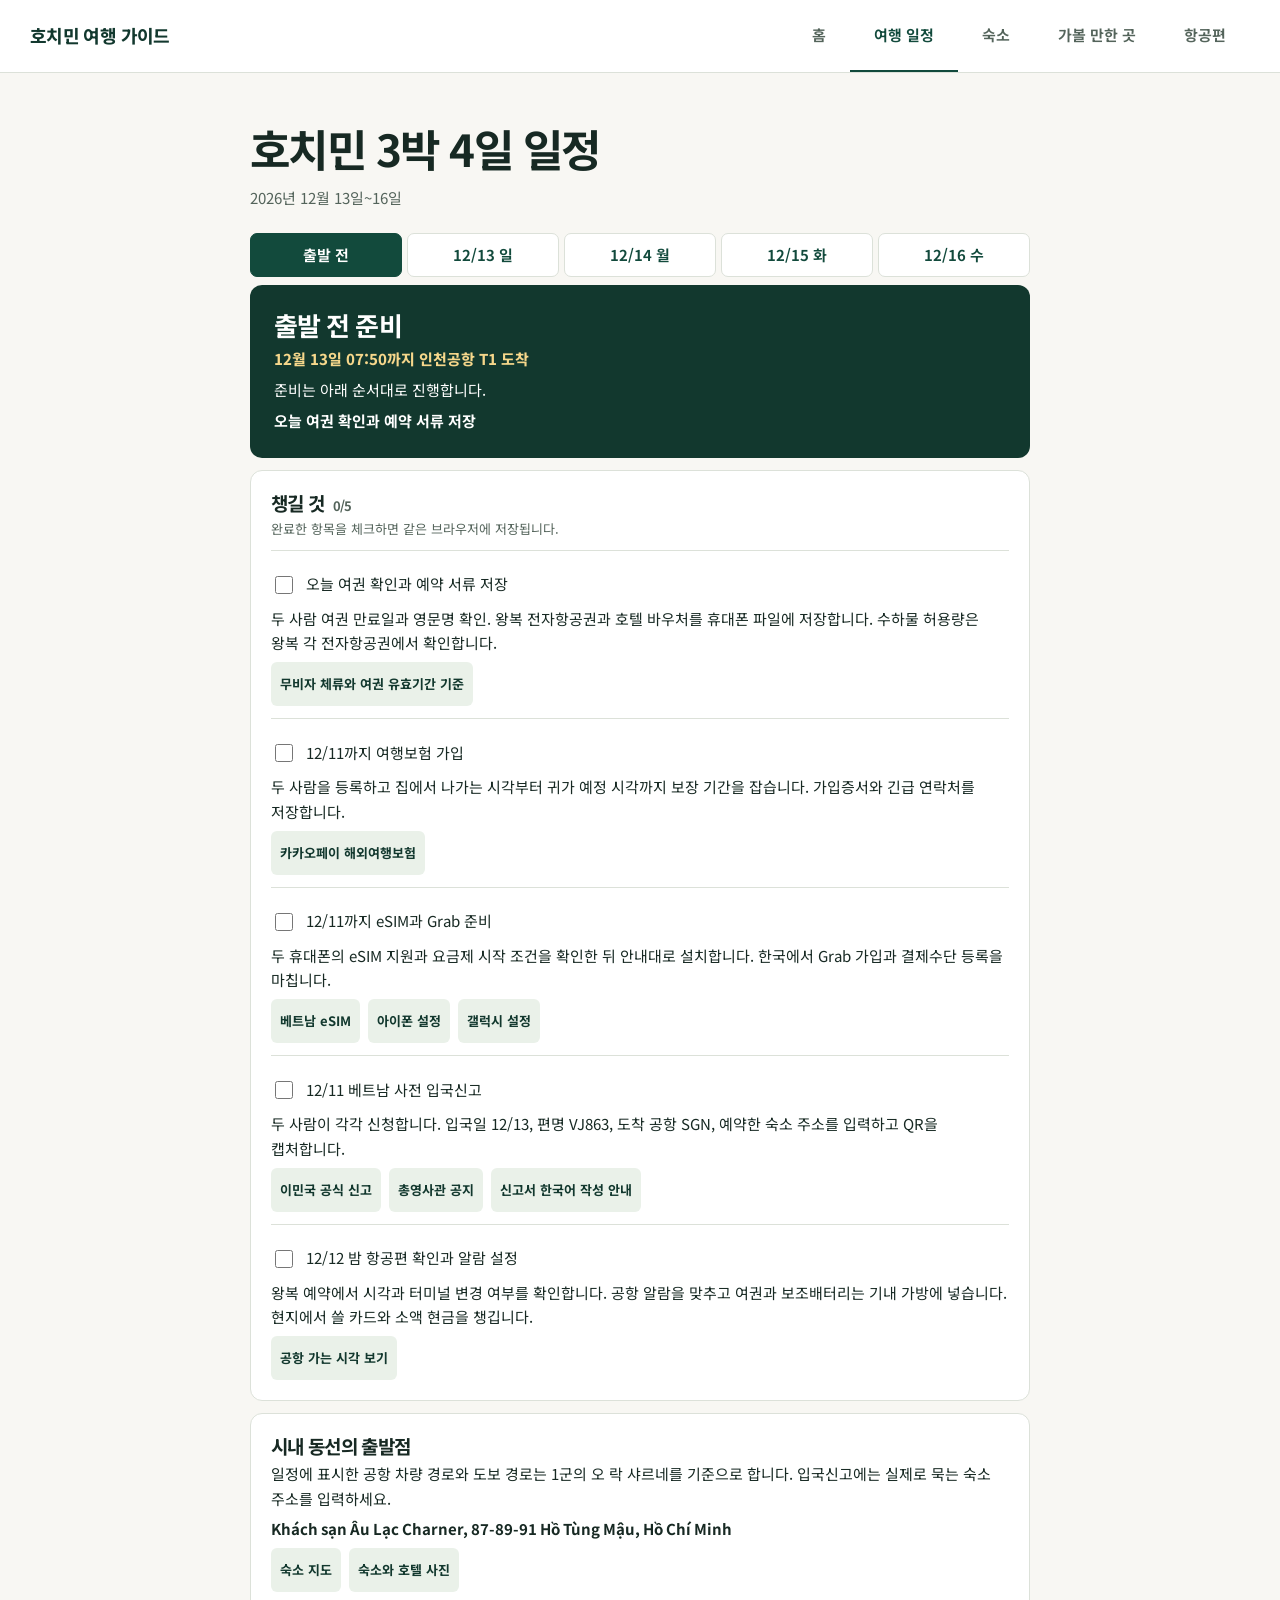
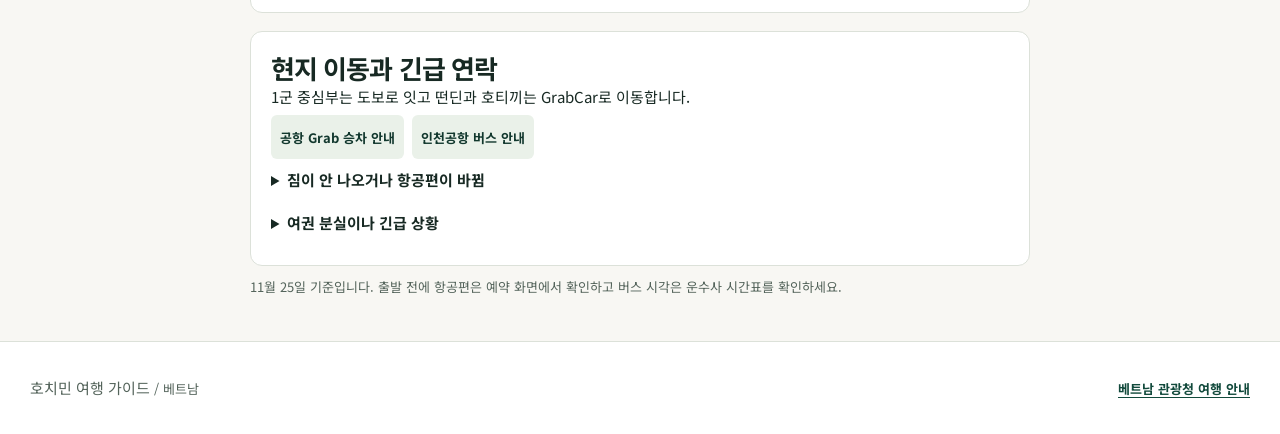
<file: docs/itinerary.html>
<!doctype html>
<html lang="ko">
<head>
  <meta charset="utf-8">
  <meta name="viewport" content="width=device-width, initial-scale=1">
  <meta name="description" content="2026년 12월 13일부터 16일까지의 호치민 여행의 날짜별 일정과 길찾기 및 출발 전 준비를 확인하세요.">
  <meta name="robots" content="noindex">
  <meta name="theme-color" content="#f8f7f3">
  <meta property="og:title" content="호치민 3박 4일 일정 | 호치민 여행 가이드">
  <meta property="og:description" content="2026년 12월 13일부터 16일까지의 호치민 여행의 날짜별 일정과 길찾기 및 출발 전 준비를 확인하세요.">
  <meta property="og:type" content="website">
  <meta property="og:url" content="https://mannomi.github.io/trip/itinerary.html">
  <meta property="og:image" content="https://mannomi.github.io/trip/assets/saigon-skyline.webp">
  <link rel="canonical" href="https://mannomi.github.io/trip/itinerary.html">
  <title>호치민 3박 4일 일정 | 호치민 여행 가이드</title>
  <link rel="icon" href="./assets/favicon.svg" type="image/svg+xml">
  <link rel="preconnect" href="https://fonts.googleapis.com">
  <link rel="preconnect" href="https://fonts.gstatic.com" crossorigin>
  <link href="https://fonts.googleapis.com/css2?family=Noto+Sans+KR:wght@400..800&amp;display=swap" rel="stylesheet">
  <link rel="stylesheet" href="./styles.css?v=7">
  <script src="./checklist.js?v=2" defer></script>
  <script src="./itinerary.js" defer></script>
</head>
<body>
  <a href="#content" class="skip">본문 바로가기</a>
  <header class="site-header" id="top">
    <div class="shell header-inner">
      <a class="brand" href="./index.html">호치민 여행 가이드</a>
      <nav class="site-nav" aria-label="주 메뉴">
        <a href="./index.html">홈</a>
        <a href="./itinerary.html" aria-current="page">여행 일정</a>
        <a href="./hotels.html">숙소</a>
        <a href="./places.html">가볼 만한 곳</a>
        <a href="./flights.html">항공편</a>
      </nav>
    </div>
  </header>
  <main id="content" class="itinerary-page">
    <section class="shell page-intro" id="itinerary" aria-labelledby="page-title">
      <h1 id="page-title">호치민 3박 4일 일정</h1>
      <p>2026년 12월 13일~16일</p>
    </section>
    <div class="shell itinerary-layout">
      <nav class="trip-dates" aria-label="날짜별 여행 일정">
        <a class="chip" href="#packing">출발 전</a>
        <a class="chip" href="#day-1">12/13 일</a>
        <a class="chip" href="#day-2">12/14 월</a>
        <a class="chip" href="#day-3">12/15 화</a>
        <a class="chip" href="#day-4">12/16 수</a>
      </nav>
      <section class="trip-day" id="packing" aria-labelledby="packing-title">
        <header class="trip-lead">
          <h2 id="packing-title">출발 전 준비</h2>
          <p class="milestone">12월 13일 07:50까지 인천공항 T1 도착</p>
          <p>준비는 아래 순서대로 진행합니다.</p>
          <p class="next-status" id="next-preparation" hidden></p>
        </header>
        <div class="book-panel trip-panel">
          <h3>챙길 것 <span class="meta" id="checklist-progress" aria-live="polite"></span></h3>
          <p class="meta">완료한 항목을 체크하면 같은 브라우저에 저장됩니다.</p>
          <ul class="checklist trip-checklist">
            <li>
              <label><input type="checkbox" value="documents">오늘 여권 확인과 예약 서류 저장</label>
              <p>두 사람 여권 만료일과 영문명 확인. 왕복 전자항공권과 호텔 바우처를 휴대폰 파일에 저장합니다. 수하물 허용량은 왕복 각 전자항공권에서 확인합니다.</p>
              <div class="actions"><a href="https://www.mofa.go.kr/vn-ko/brd/m_2203/view.do?seq=1345931">무비자 체류와 여권 유효기간 기준</a></div>
            </li>
            <li>
              <label><input type="checkbox" value="travel-insurance">12/11까지 여행보험 가입</label>
              <p>두 사람을 등록하고 집에서 나가는 시각부터 귀가 예정 시각까지 보장 기간을 잡습니다. 가입증서와 긴급 연락처를 저장합니다.</p>
              <div class="actions"><a href="https://www.kakaopayinscorp.co.kr/products/FAA001">카카오페이 해외여행보험</a></div>
            </li>
            <li>
              <label><input type="checkbox" value="esim">12/11까지 eSIM과 Grab 준비</label>
              <p>두 휴대폰의 eSIM 지원과 요금제 시작 조건을 확인한 뒤 안내대로 설치합니다. 한국에서 Grab 가입과 결제수단 등록을 마칩니다.</p>
              <div class="actions">
                <a href="https://shop.usimsa.com/sim/1A9D30E5-6A69-EE11-BBF0-28187860D6D3">베트남 eSIM</a>
                <a href="https://support.apple.com/ko-kr/118227">아이폰 설정</a>
                <a href="https://www.samsungsvc.co.kr/solution/1071978">갤럭시 설정</a>
              </div>
            </li>
            <li>
              <label><input type="checkbox" value="arrival-declaration">12/11 베트남 사전 입국신고</label>
              <p>두 사람이 각각 신청합니다. 입국일 12/13, 편명 VJ863, 도착 공항 SGN, 예약한 숙소 주소를 입력하고 QR을 캡처합니다.</p>
              <div class="actions">
                <a href="https://prearrival.immigration.gov.vn/">이민국 공식 신고</a>
                <a href="https://hochiminh.mofa.go.kr/vn-hochiminh-ko/brd/m_27024/view.do?seq=1339312">총영사관 공지</a>
                <a href="https://prearrival.immigration.gov.vn/assets/UM/PAI_User_Guide_KO.pdf">신고서 한국어 작성 안내</a>
              </div>
            </li>
            <li>
              <label><input type="checkbox" value="lastcheck">12/12 밤 항공편 확인과 알람 설정</label>
              <p>왕복 예약에서 시각과 터미널 변경 여부를 확인합니다. 공항 알람을 맞추고 여권과 보조배터리는 기내 가방에 넣습니다. 현지에서 쓸 카드와 소액 현금을 챙깁니다.</p>
              <div class="actions"><a href="#day-1">공항 가는 시각 보기</a></div>
            </li>
          </ul>
        </div>
        <div class="book-panel trip-panel">
          <h3>시내 동선의 출발점</h3>
          <p>일정에 표시한 공항 차량 경로와 도보 경로는 1군의 오 락 샤르네를 기준으로 합니다. 입국신고에는 실제로 묵는 숙소 주소를 입력하세요.</p>
          <p class="trip-address" lang="vi">Khách sạn Âu Lạc Charner, 87-89-91 Hồ Tùng Mậu, Hồ Chí Minh</p>
          <div class="actions">
            <a href="https://www.google.com/maps/search/?api=1&amp;query=Au+Lac+Charner+Hotel+87+Ho+Tung+Mau+Ho+Chi+Minh">숙소 지도</a>
            <a href="./hotels.html">숙소와 호텔 사진</a>
          </div>
        </div>
      </section>
      <section class="trip-day" id="day-1" data-date="2026-12-13" aria-labelledby="day-1-title">
        <header class="trip-lead">
          <h2 id="day-1-title">인천 출발, 사이공강 산책</h2>
          <p class="milestone">인천 T1에 07:50까지 도착</p>
          <p>출발은 한국 시각. 호치민 도착부터 베트남 시각입니다.</p>
          <p class="next-status" data-next-label hidden></p>
        </header>
        <div class="book-panel trip-panel">
          <h3>시간순으로 따라가기</h3>
          <ol class="trip-steps">
            <li>
              <div class="trip-clock"><time datetime="2026-12-13T05:49:00+09:00">05:49</time><small>한국</small></div>
              <div>
                <h3>사당 출발은 6016번</h3>
                <p>낙성대에서는 택시로 사당역 11번 출구 앞 방배경찰서 정류장(22763)에 05:35까지 갑니다. 05:49 편을 놓치면 06:19 편의 T1 도착 예상을 확인하고 07:50을 넘기면 택시로 전환합니다.</p>
                <div class="actions"><a href="https://www.airportlimousine.co.kr/sub/sub01.php?cat_no=22">6016 운수사 시간표</a></div>
              </div>
            </li>
            <li>
              <div class="trip-clock"><time datetime="2026-12-13T06:21:00+09:00">06:21</time><small>한국</small></div>
              <div>
                <h3>복정 출발은 장지역에서 6600번</h3>
                <p>복정역에서 8호선으로 한 정거장. 장지역 2번 출구 정류장(24442)에 06:05까지 도착합니다. 일찍 가려면 택시로 장지역에 가서 05:21 편을 탑니다. 06:21 편을 놓치면 택시로 T1에 바로 갑니다.</p>
                <div class="actions"><a href="https://www.seoulairbus.com/timetableAll/7/0">6600 운수사 시간표</a></div>
              </div>
            </li>
            <li data-next>
              <div class="trip-clock"><time datetime="2026-12-13T07:50:00+09:00">07:50</time><small>한국</small></div>
              <div>
                <h3>인천 T1 도착, 비엣젯 카운터로</h3>
                <p>출발 전광판에서 VJ863 카운터를 찾습니다. 여권과 왕복 항공권을 꺼내고 짐을 부친 뒤 보안검색과 출국심사를 통과합니다. 탑승구 변경을 확인하고 10:00까지 탑승구 도착을 목표로 합니다.</p>
                <div class="actions"><a href="https://www.airport.kr/ap_ko/881/subview.do">인천공항 터미널 안내</a></div>
              </div>
            </li>
            <li data-next>
              <div class="trip-clock"><time datetime="2026-12-13T10:50:00+09:00">10:50</time><small>한국</small></div>
              <div><h3>VJ863 인천 출발</h3><p>호치민 도착 예정은 14:20 현지 시각입니다.</p></div>
            </li>
            <li data-next>
              <div class="trip-clock"><time datetime="2026-12-13T14:20:00+07:00">14:20</time><small>베트남</small></div>
              <div>
                <h3>호치민 T2에서 입국 후 GrabCar</h3>
                <p>여권과 입국신고 QR 제시 → 수하물 수령 → 세관 → eSIM 데이터 연결 → GrabCar 호출. 앱이 지정한 탑승 위치로 가서 차량 번호를 맞춰 봅니다.</p>
                <p class="meta">데이터가 안 되면 공항 Wi-Fi를 먼저 시도합니다. 호출이 안 되면 공항 공식 택시 카운터에 아래 목적지를 보여 줍니다.</p>
                <p class="trip-address" lang="vi">Âu Lạc Charner, 87-89-91 Hồ Tùng Mậu</p>
                <div class="actions">
                  <a href="https://www.grab.com/global/airport-rides/tan-son-nhat-international-airport/">Grab 승차 안내</a>
                  <a href="https://www.google.com/maps/dir/?api=1&amp;origin=Tan+Son+Nhat+Airport+International+Terminal+T2&amp;destination=Au+Lac+Charner+87+Ho+Tung+Mau&amp;travelmode=driving">공항에서 숙소까지</a>
                </div>
              </div>
            </li>
            <li data-next>
              <div class="trip-clock"><time datetime="2026-12-13T17:15:00+07:00">17:15</time></div>
              <div>
                <h3>체크인 후 응우옌후에와 박당 강변</h3>
                <p>카페 아파트가 있는 응우옌후에를 거쳐 강변까지 걷습니다.</p>
                <div class="actions"><a href="https://www.google.com/maps/dir/?api=1&amp;origin=Au+Lac+Charner+87+Ho+Tung+Mau&amp;destination=Bach+Dang+Wharf+Ho+Chi+Minh&amp;waypoints=42+Nguyen+Hue+The+Cafe+Apartments+Ho+Chi+Minh&amp;travelmode=walking">숙소에서 강변까지 걷기</a></div>
              </div>
            </li>
            <li data-next>
              <div class="trip-clock"><time datetime="2026-12-13T18:30:00+07:00">18:30</time></div>
              <div>
                <h3>꽌안응온에서 저녁</h3>
                <p>160 Pasteur. 반쎄오와 쌀국수를 나눠 먹습니다.</p>
                <div class="actions"><a href="https://www.google.com/maps/dir/?api=1&amp;destination=Quan+An+Ngon+160+Pasteur+Ho+Chi+Minh&amp;travelmode=walking">저녁 식당 길찾기</a></div>
              </div>
            </li>
          </ol>
        </div>
        <div class="book-panel trip-panel trip-fallback">
          <h3>18:00이 넘어 체크인하거나 비가 오면</h3>
          <p>강변은 건너뛰고 저녁으로 바로 갑니다. 도착이 크게 늦거나 거센 비가 오면 숙소에서 식사하고 쉽니다. 당일 늦은 체크인이 예상되면 예약 앱으로 숙소에 도착 예정 시각을 보냅니다.</p>
        </div>
        <details class="book-panel trip-panel trip-options">
          <summary>강변에서 시간이 남으면</summary>
          <div class="actions">
            <a href="https://saigonwaterbus.com/dat-ve-truc-tuyen">수상버스 왕복 시간</a>
            <a href="./places.html#skydeck">사이공 스카이덱</a>
          </div>
        </details>
      </section>
      <section class="trip-day" id="day-2" data-date="2026-12-14" aria-labelledby="day-2-title">
        <header class="trip-lead">
          <h2 id="day-2-title">1군 도보 여행</h2>
          <p class="milestone">09:00에 숙소를 나서 통일궁을 오전에 관람</p>
          <p>시장부터 오페라하우스까지 도보. 시간은 호치민 현지 기준입니다.</p>
          <p class="next-status" data-next-label hidden></p>
        </header>
        <div class="book-panel trip-panel">
          <h3>시간순으로 따라가기</h3>
          <ol class="trip-steps">
            <li data-next>
              <div class="trip-clock"><time datetime="2026-12-14T09:00:00+07:00">09:00</time></div>
              <div>
                <h3>벤탄시장, 이어서 통일궁</h3>
                <p>시장에 30분 정도 들른 뒤 통일궁으로 이동합니다. 현장에서 관람권을 사고 궁 안을 둘러봅니다.</p>
                <div class="actions"><a href="https://www.google.com/maps/dir/?api=1&amp;origin=Au+Lac+Charner+87+Ho+Tung+Mau&amp;destination=Independence+Palace+135+Nam+Ky+Khoi+Nghia+Ho+Chi+Minh&amp;waypoints=Ben+Thanh+Market+Ho+Chi+Minh&amp;travelmode=walking">오전 도보 길찾기</a><a href="https://dinhdoclap.gov.vn/en/visit/">통일궁 관람 안내</a></div>
              </div>
            </li>
            <li data-next>
              <div class="trip-clock"><time datetime="2026-12-14T11:45:00+07:00">11:45</time></div>
              <div>
                <h3>벱 메 인에서 점심</h3>
                <p>Bếp Mẹ Ỉn, 136 Lê Thánh Tôn. 반쎄오나 코코넛 볶음밥을 주문합니다. 대기가 20분을 넘으면 벤탄시장 식당 구역에서 먹습니다.</p>
                <div class="actions"><a href="https://www.google.com/maps/dir/?api=1&amp;destination=Bep+Me+In+136+Le+Thanh+Ton+Ho+Chi+Minh&amp;travelmode=walking">점심 식당 길찾기</a></div>
              </div>
            </li>
            <li data-next>
              <div class="trip-clock"><time datetime="2026-12-14T13:30:00+07:00">13:30</time></div>
              <div>
                <h3>시립박물관, 중앙우체국, 책거리</h3>
                <p>호치민시 박물관을 먼저 관람합니다. 중앙우체국과 책거리를 본 뒤 동코이 거리를 따라 오페라하우스까지 걷습니다.</p>
                <div class="actions"><a href="https://www.google.com/maps/dir/?api=1&amp;origin=Ho+Chi+Minh+City+Museum+65+Ly+Tu+Trong&amp;destination=Saigon+Opera+House+Ho+Chi+Minh&amp;waypoints=Saigon+Central+Post+Office%7CNguyen+Van+Binh+Book+Street&amp;travelmode=walking">오후 도보 길찾기</a></div>
              </div>
            </li>
            <li data-next>
              <div class="trip-clock"><time datetime="2026-12-14T18:00:00+07:00">18:00</time></div>
              <div>
                <h3>호아뚝에서 저녁</h3>
                <p>Hoa Túc, 74/7 Hai Bà Trưng. 오페라하우스 근처입니다. 자몽 해산물 샐러드와 잎에 감싸 구운 소고기를 나눠 먹습니다.</p>
                <div class="actions"><a href="https://www.google.com/maps/dir/?api=1&amp;destination=Hoa+Tuc+74+7+Hai+Ba+Trung+Ho+Chi+Minh&amp;travelmode=walking">저녁 식당 길찾기</a><a href="tel:+842838251676">호아뚝 전화</a></div>
              </div>
            </li>
          </ol>
        </div>
        <div class="book-panel trip-panel trip-fallback">
          <h3>비가 오거나 오전 일정이 밀리면</h3>
          <p>오전에는 벤탄시장과 통일궁 중 통일궁을 먼저 갑니다. 오후에는 시립박물관과 중앙우체국 위주로 보고 책거리와 동코이 산책을 줄입니다.</p>
        </div>
        <details class="book-panel trip-panel trip-options">
          <summary>저녁 공연을 보고 싶으면</summary>
          <div class="actions"><a href="https://www.luneproduction.com/ao-show">오페라하우스 A O 쇼 일정</a></div>
        </details>
      </section>
      <section class="trip-day" id="day-3" data-date="2026-12-15" aria-labelledby="day-3-title">
        <header class="trip-lead">
          <h2 id="day-3-title">떤딘과 박물관, 호티끼 저녁</h2>
          <p class="milestone">10:30에 Grab으로 출발</p>
          <p>오전은 느긋하게 시작하고 저녁에는 시장에서 먹습니다.</p>
          <p class="next-status" data-next-label hidden></p>
        </header>
        <div class="book-panel trip-panel">
          <h3>시간순으로 따라가기</h3>
          <ol class="trip-steps">
            <li data-next>
              <div class="trip-clock"><time datetime="2026-12-15T08:30:00+07:00">08:30</time></div>
              <div><h3>숙소에서 조식과 수영</h3><p>수영장 시간은 체크인 때 확인합니다. 비가 오면 조식 후 숙소에서 쉽니다.</p></div>
            </li>
            <li data-next>
              <div class="trip-clock"><time datetime="2026-12-15T10:30:00+07:00">10:30</time></div>
              <div>
                <h3>떤딘성당 앞에서 내려 시장까지</h3>
                <p>Grab 목적지는 Nhà thờ Tân Định. 길 건너 콩카페에 들른 뒤 시장을 걷습니다.</p>
                <div class="actions"><a href="https://www.google.com/maps/search/?api=1&amp;query=Tan+Dinh+Church+Ho+Chi+Minh">떤딘성당 지도</a></div>
              </div>
            </li>
            <li data-next>
              <div class="trip-clock"><time datetime="2026-12-15T12:00:00+07:00">12:00</time></div>
              <div>
                <h3>꾹각꽌에서 점심</h3>
                <p>Cục Gạch Quán, 10 Đặng Tất. 밥에 두부 요리와 볶은 채소를 같이 주문합니다.</p>
                <div class="actions"><a href="https://www.google.com/maps/dir/?api=1&amp;origin=Tan+Dinh+Church+Ho+Chi+Minh&amp;destination=Cuc+Gach+Quan+10+Dang+Tat+Ho+Chi+Minh&amp;waypoints=Tan+Dinh+Market+Ho+Chi+Minh&amp;travelmode=walking">성당에서 시장과 식당까지</a></div>
              </div>
            </li>
            <li data-next>
              <div class="trip-clock"><time datetime="2026-12-15T14:00:00+07:00">14:00</time></div>
              <div>
                <h3>전쟁박물관</h3>
                <p>28 Võ Văn Tần. 관람 시간을 1시간 30분 정도 잡습니다. 이동이 밀리면 카페나 시장 체류부터 줄입니다.</p>
                <div class="actions"><a href="https://www.google.com/maps/search/?api=1&amp;query=War+Remnants+Museum+28+Vo+Van+Tan+Ho+Chi+Minh">전쟁박물관 지도</a></div>
              </div>
            </li>
            <li data-next>
              <div class="trip-clock"><time datetime="2026-12-15T17:30:00+07:00">17:30</time></div>
              <div>
                <h3>호티끼 꽃시장과 먹거리 골목</h3>
                <p>Grab으로 Chợ hoa Hồ Thị Kỷ에 내려 골목에서 꼬치와 반미로 저녁을 먹습니다. 숙소로 돌아와 짐을 싸고 다음 날 07:45 출발 알람을 맞춥니다.</p>
                <div class="actions"><a href="https://www.google.com/maps/search/?api=1&amp;query=Ho+Thi+Ky+Flower+Market+Ho+Chi+Minh">호티끼 지도</a></div>
              </div>
            </li>
          </ol>
        </div>
        <div class="book-panel trip-panel trip-fallback">
          <h3>비가 계속 오면</h3>
          <p>성당은 차량에서 내려 짧게 보고 카페와 박물관 위주로 움직입니다. 저녁까지 비가 오면 호티끼 대신 숙소 근처 사이공센터 식당가로 갑니다.</p>
          <div class="actions"><a href="https://www.google.com/maps/search/?api=1&amp;query=Saigon+Centre+65+Le+Loi+Ho+Chi+Minh">사이공센터 지도</a></div>
        </div>
      </section>
      <section class="trip-day" id="day-4" data-date="2026-12-16" aria-labelledby="day-4-title">
        <header class="trip-lead">
          <h2 id="day-4-title">체크아웃, 인천행</h2>
          <p class="milestone">07:45에 출발해 호치민 T2에 09:05까지 도착</p>
          <p>출발은 베트남 시각. 인천 도착은 한국 시각입니다.</p>
          <p class="next-status" data-next-label hidden></p>
        </header>
        <div class="book-panel trip-panel">
          <h3>시간순으로 따라가기</h3>
          <ol class="trip-steps">
            <li data-next>
              <div class="trip-clock"><time datetime="2026-12-16T07:00:00+07:00">07:00</time></div>
              <div><h3>조식과 체크아웃</h3><p>여권 두 권, 캐리어, 충전기와 보조배터리를 챙깁니다. 프런트에서 체크아웃 후 Grab을 호출합니다.</p></div>
            </li>
            <li data-next>
              <div class="trip-clock"><time datetime="2026-12-16T07:45:00+07:00">07:45</time></div>
              <div>
                <h3>호치민공항 국제선 T2로 출발</h3>
                <p>목적지를 기사에게도 보여 줍니다. 앱 호출이 지연되면 프런트에 공항행 택시를 요청합니다. 교통이 막히면 조식 시간을 줄여 먼저 나갑니다.</p>
                <p class="trip-address" lang="vi">Ga Quốc tế T2, Sân bay Tân Sơn Nhất</p>
                <div class="actions"><a href="https://www.google.com/maps/dir/?api=1&amp;origin=Au+Lac+Charner+87+Ho+Tung+Mau&amp;destination=Tan+Son+Nhat+Airport+International+Terminal+T2&amp;travelmode=driving">숙소에서 국제선 T2까지</a></div>
              </div>
            </li>
            <li data-next>
              <div class="trip-clock"><time datetime="2026-12-16T09:05:00+07:00">09:05</time></div>
              <div><h3>VJ860 카운터로 바로 이동</h3><p>전광판에서 카운터 확인 → 여권 제시와 짐 부치기 → 출국심사와 보안검색 → 탑승구 확인. 11:15까지 탑승구에 도착하는 것을 목표로 합니다. 식사와 쇼핑은 보안검색 후 시간 여유를 보고 합니다.</p></div>
            </li>
            <li data-next>
              <div class="trip-clock"><time datetime="2026-12-16T12:05:00+07:00">12:05</time></div>
              <div><h3>VJ860 호치민 출발</h3><p>인천공항 T1 도착 예정은 한국 시각 19:25입니다.</p></div>
            </li>
            <li data-next>
              <div class="trip-clock"><time datetime="2026-12-16T19:25:00+09:00">19:25</time><small>한국</small></div>
              <div>
                <h3>인천 T1에서 짐 찾고 귀가</h3>
                <p>장지 방면은 6600번이고 사당 방면은 6016번입니다. 도착층 공항버스 매표소에서 다음 편을 확인합니다. 배차가 길거나 막차가 끝났으면 공항철도로 이동합니다.</p>
                <div class="actions"><a href="https://www.seoulairbus.com/timetableAll/7/0">6600 T1 출발표</a><a href="https://www.airportlimousine.co.kr/sub/sub01.php?cat_no=49">6016 공항 출발표</a><a href="https://www.arex.or.kr/">공항철도</a></div>
              </div>
            </li>
          </ol>
        </div>
      </section>
      <aside id="transport" class="trip-help" aria-labelledby="help-title">
        <div class="book-panel trip-panel">
          <h2 id="help-title">현지 이동과 긴급 연락</h2>
          <p>1군 중심부는 도보로 잇고 떤딘과 호티끼는 GrabCar로 이동합니다.</p>
          <div class="actions">
            <a href="https://www.grab.com/global/airport-rides/tan-son-nhat-international-airport/">공항 Grab 승차 안내</a>
            <a href="./flights.html#airport-bus">인천공항 버스 안내</a>
          </div>
          <details>
            <summary>짐이 안 나오거나 항공편이 바뀜</summary>
            <p>수하물이 안 나오면 수하물 구역을 나가기 전에 항공사 직원에게 짐표를 보여 주고 접수 확인서를 받습니다. 지연이나 결항은 전광판과 항공사 앱을 확인하고 이미 공항이면 항공사 카운터에 갑니다.</p>
          </details>
          <details>
            <summary>여권 분실이나 긴급 상황</summary>
            <p>여권을 잃어버리면 숙소에 현지 경찰 신고 도움을 요청하고 주호치민 총영사관 또는 영사콜센터에 연락합니다.</p>
            <div class="actions"><a href="tel:+84938500238">총영사관 긴급전화</a><a href="tel:+82232100404">24시간 영사콜센터</a></div>
          </details>
        </div>
      </aside>
      <p class="data-note">11월 25일 기준입니다. 출발 전에 항공편은 예약 화면에서 확인하고 버스 시각은 운수사 시간표를 확인하세요.</p>
    </div>
  </main>
  <footer class="footer">
    <div class="shell footer-inner">
      <p>호치민 여행 가이드 <span class="meta">/ 베트남</span></p>
      <a class="text-link" href="https://vietnam.travel/things-to-do/ho-chi-minh-city-itinerary/">베트남 관광청 여행 안내</a>
    </div>
  </footer>
</body>
</html>
</file>
<file: docs/styles.css>
:root {
  color-scheme: light;
  --paper: #f8f7f3;
  --white: #fff;
  --ink: #172923;
  --muted: #54645b;
  --rule: #dce1d9;
  --forest: #124a3c;
  --deep: #12382e;
  --mist: #eaf1e9;
  --orange: #b64a2f;
  --sans: "Noto Sans KR", sans-serif;
}
*, *::before, *::after { box-sizing: border-box; }
html { scroll-padding-top: 114px; }
body { margin: 0; background: var(--paper); color: var(--ink); font: 400 15px/1.65 var(--sans); word-break: keep-all; }
h1, h2, h3, p, figure, dl, dd { margin: 0; }
h1, h2, h3 { letter-spacing: -.035em; line-height: 1.25; text-wrap: balance; }
h1 { font-size: clamp(37px, 6vw, 66px); }
h2 { font-size: clamp(24px, 4vw, 37px); }
h3 { font-size: clamp(17px, 2.2vw, 23px); }
img { display: block; max-width: 100%; }
a { color: inherit; text-underline-offset: .22em; }
button, select, input { font: inherit; }
button { cursor: pointer; }
[hidden] { display: none !important; }
:focus-visible { outline: 3px solid var(--orange); outline-offset: 3px; }
::selection { color: var(--deep); background: #cfe3d3; }
.shell { width: min(1220px, calc(100% - 40px)); margin-inline: auto; }
.sr-only { position: absolute; width: 1px; height: 1px; overflow: hidden; clip-path: inset(50%); white-space: nowrap; }
.skip { position: fixed; inset: 8px auto auto 12px; z-index: 5; background: var(--white); padding: 10px; transform: translateY(-160%); }
.skip:focus { transform: none; }
.site-header { position: sticky; inset-block-start: 0; z-index: 3; border-bottom: 1px solid var(--rule); background: var(--white); }
.header-inner { display: flex; align-items: center; justify-content: space-between; min-height: 72px; gap: 28px; }
.brand { display: inline-flex; align-items: center; color: var(--deep); text-decoration: none; white-space: nowrap; font-weight: 750; letter-spacing: -.035em; font-size: 18px; }
.site-nav { display: flex; align-items: stretch; }
.site-nav a { display: grid; place-items: center; min-height: 72px; padding-inline: clamp(12px, 2vw, 24px); border-bottom: 2px solid transparent; color: var(--muted); font-weight: 650; text-align: center; text-decoration: none; white-space: nowrap; }
.site-nav a:hover, .site-nav a[aria-current="page"] { color: var(--forest); border-bottom-color: var(--forest); }
.button, .chip { display: inline-flex; align-items: center; justify-content: center; min-height: 44px; padding: 8px 15px; text-decoration: none; border-radius: 7px; border: 1px solid var(--rule); font-weight: 650; line-height: 1.3; color: var(--forest); background: var(--white); }
.button:hover, .chip:hover { border-color: var(--forest); }
.button.primary { border-color: var(--forest); background: var(--forest); color: var(--white); }
.button.primary:hover { background: var(--deep); }
.button:disabled { opacity: .55; cursor: default; }
.text-link { display: inline-flex; align-items: center; min-height: 44px; color: var(--forest); font-weight: 700; }
.actions, .jump-links { display: flex; flex-wrap: wrap; gap: 8px 14px; align-items: center; }
.page-intro { padding-block: clamp(29px, 5.5vw, 66px) 24px; }
.page-intro h1 { margin-bottom: 10px; }
.page-intro p, .section-note { color: var(--muted); }
.section { margin-block: clamp(32px, 6vw, 70px); }
.section-heading { display: flex; flex-wrap: wrap; gap: 8px 24px; align-items: baseline; justify-content: space-between; margin-bottom: 17px; }
.section-heading p { margin-top: 6px; }
.page-section { margin-block: 28px 54px; }
.footer { border-top: 1px solid var(--rule); background: var(--white); color: var(--muted); }
.footer-inner { display: flex; justify-content: space-between; align-items: center; gap: 10px 25px; flex-wrap: wrap; padding-block: 24px; }
.footer .text-link { font-size: 13px; }
.meta { color: var(--muted); font-size: 13px; }
.data-note { color: var(--muted); font-size: 13px; margin-top: 10px; }
time, .money { font-variant-numeric: tabular-nums; }

.hero { position: relative; display: grid; align-items: end; isolation: isolate; overflow: hidden; min-height: clamp(430px, 47vw, 590px); margin-top: 20px; border-radius: 14px; color: var(--white); background: var(--deep); }
.hero::after { content: ""; position: absolute; inset: 0; z-index: -1; background: linear-gradient(90deg, #10271eeb 0%, #10271e93 43%, #10271e08 85%); }
.hero img { position: absolute; inset: 0; z-index: -2; width: 100%; height: 100%; object-fit: cover; object-position: 50% 53%; }
.hero-copy { width: min(700px, 100%); padding: clamp(28px, 5.8vw, 76px); }
.hero h1 { margin-bottom: 13px; font-size: clamp(42px, 6.2vw, 79px); text-shadow: 0 2px 20px #10271e72; }
.hero p { max-width: 37ch; color: #f2f5ef; line-height: 1.7; }
.hero .date-line { margin-bottom: 16px; font-weight: 650; }
.hero .actions { margin-top: 26px; }
.hero .primary { color: var(--deep); background: var(--white); border-color: var(--white); }
.hero .primary:hover { background: var(--mist); }
.hero .secondary { color: var(--white); background: #10271e59; border-color: #ffffff9c; }
.trip-overview { display: grid; grid-template-columns: repeat(3,minmax(0,1fr)); margin-top: 15px; background: var(--white); border: 1px solid var(--rule); border-radius: 12px; }
.trip-overview > div { padding: 14px clamp(14px, 3vw, 33px); }
.trip-overview > div + div { border-inline-start: 1px solid var(--rule); }
.trip-overview dt { color: var(--muted); font-size: 13px; }
.trip-overview dd { margin-top: 1px; font-size: clamp(13px, 2vw, 17px); font-weight: 700; }
.home-stay { display: grid; grid-template-columns: minmax(0, 1fr) minmax(0, 1fr); min-height: 280px; overflow: hidden; background: var(--mist); border-radius: 14px; }
.home-stay img { width: 100%; height: 100%; object-fit: cover; }
.home-stay > div { align-self: center; padding: clamp(22px, 5vw, 54px); }
.home-stay p { max-width: 38ch; margin-block: 10px 14px; color: var(--muted); }

.destination-grid { display: grid; grid-template-columns: repeat(3, minmax(0,1fr)); gap: 18px; }
.destination-card { min-width: 0; display: flex; flex-direction: column; overflow: hidden; border: 1px solid var(--rule); border-radius: 13px; background: var(--white); }
.destination-card[hidden] { display: none; }
.photo-link { display: block; text-decoration: none; }
.photo-link:focus-visible { outline-offset: -4px; }
.destination-card .photo-link, .destination-card .cover { display: block; aspect-ratio: 4 / 3; overflow: hidden; background: var(--mist); }
.destination-card img { width: 100%; height: 100%; object-fit: cover; }
.destination-card img[src$="tan-dinh.webp"] { object-position: 50% 17%; }
.destination-copy { padding: 14px 16px 5px; display: flex; flex: 1; flex-direction: column; }
.destination-type { margin-top: 5px; color: var(--orange); font-size: 12px; font-weight: 750; }
.destination-note { flex: 1; margin-top: 7px; color: var(--muted); font-size: 14px; }
.destination-copy .actions { margin-top: 4px; }
.destination-copy .text-link { font-size: 13px; }
.destination-credits { margin-top: 20px; color: var(--muted); }
.destination-credits summary { cursor: pointer; padding-block: 12px; }
.destination-credits ul { padding-inline-start: 20px; }
.destination-extras { display: grid; grid-template-columns: repeat(3,minmax(0,1fr)); padding: 0; gap: 12px 24px; list-style: none; }
.destination-extras li { display: flex; align-items: center; justify-content: space-between; gap: 10px; border-top: 1px solid var(--rule); }
.destination-extras .text-link { font-size: 13px; white-space: nowrap; }

.stay-toolbar { display: flex; flex-wrap: wrap; align-items: center; gap: 8px 16px; background: var(--mist); padding: 12px 16px; border-radius: 12px; }
.stay-toolbar p:first-child { flex: 1 1 150px; font-weight: 700; }
.stay-toolbar .selection-message:empty { display: none; }
.share-url { width: 100%; min-height: 44px; border: 1px solid var(--rule); border-radius: 6px; padding: 6px 12px; }
.stay-picker { padding: 0; border: 0; margin: 0; min-width: 0; }
.stay-grid { display: grid; grid-template-columns: repeat(2, minmax(0,1fr)); gap: 20px; }
.stay-card { min-width: 0; display: flex; flex-direction: column; overflow: hidden; border: 1px solid var(--rule); border-radius: 14px; background: var(--white); }
.stay-card:has(input:checked) { border-color: var(--forest); }
.stay-media { display: grid; grid-template-columns: 3fr 2fr; gap: 3px; min-width: 0; }
.stay-media .photo-link { position: relative; isolation: isolate; display: grid; align-items: end; aspect-ratio: 1.43; background: var(--mist); overflow: hidden; }
.stay-media img { position: absolute; z-index: -1; width: 100%; height: 100%; object-fit: cover; }
.stay-media .photo-link span { justify-self: start; margin: 8px; padding: 3px 7px; border-radius: 4px; background: #10271ee6; color: white; font-size: 11px; }
.stay-media .photo-link + .photo-link { aspect-ratio: auto; }
.stay-gallery { margin-top: 15px; min-width: 0; }
.stay-gallery-heading { display: flex; flex-wrap: wrap; justify-content: space-between; align-items: baseline; gap: 2px 10px; margin-bottom: 7px; }
.stay-gallery-heading strong { color: var(--forest); font-size: 14px; }
.stay-gallery-heading .meta { margin: 0; font-size: 12px; }
.stay-gallery-photos {
  display: grid;
  grid-auto-flow: column;
  grid-auto-columns: 40%;
  gap: 9px;
  overflow-x: auto;
  padding-bottom: 7px;
  scroll-snap-type: x proximity;
  scrollbar-width: thin;
  scrollbar-color: var(--muted) var(--mist);
}
.stay-gallery-photos figure { min-width: 0; scroll-snap-align: start; }
.stay-gallery-photos .photo-link { border-radius: 7px; overflow: hidden; background: var(--mist); }
.stay-gallery-photos img { width: 100%; aspect-ratio: 3 / 2; object-fit: cover; }
.stay-gallery-photos figcaption { margin-top: 4px; color: var(--muted); font-size: 12px; line-height: 1.4; }
.stay-card > .stay-body { display: flex; flex: 1; flex-direction: column; padding: 16px clamp(15px, 2.5vw, 25px) 20px; }
.stay-area { color: var(--orange); font-size: 12px; font-weight: 700; margin-top: 4px; }
.stay-body .meta { margin-top: 4px; }
.stay-facts { margin-block: 12px; }
.stay-facts > div { display: grid; grid-template-columns: 44px minmax(0,1fr); gap: 10px; padding-block: 6px; border-top: 1px solid var(--rule); font-size: 13px; }
.stay-facts dt { font-weight: 750; }
.stay-price { display: flex; align-items: baseline; flex-wrap: wrap; gap: 0 9px; margin-top: auto; }
.stay-price strong { color: var(--deep); font-size: clamp(22px, 3.4vw, 33px); letter-spacing: -.035em; }
.stay-body .actions { margin-top: 9px; }
.stay-body .text-link { font-size: 13px; }
.stay-pick { gap: 7px; cursor: pointer; }
.stay-pick input { margin: 0; accent-color: var(--forest); width: 16px; height: 16px; }
.stay-rates, .trip-checklist { display: grid; gap: 8px 16px; padding: 0; list-style: none; }
.stay-rates .text-link { min-height: 44px; }
.stay-rates .money { margin-inline-start: 8px; }
.book-panel { background: var(--white); border: 1px solid var(--rule); border-radius: 12px; padding: 18px; }
.book-panel summary { cursor: pointer; padding-block: 9px; }
.capture-grid { display: grid; grid-template-columns: repeat(3,minmax(0,1fr)); gap: 10px; }
.capture-grid img { width: 100%; height: auto; border-radius: 6px; }
.capture-grid figcaption { color: var(--muted); font-size: 13px; margin-top: 4px; }

.itinerary-page h1 { font-size: clamp(28px, 4.6vw, 44px); }
.itinerary-page h2 { font-size: clamp(19px, 2.6vw, 26px); }
.itinerary-page .shell { max-width: 780px; }
.itinerary-page .page-intro { padding-block: clamp(20px, 4vw, 48px) 14px; }
.itinerary-layout { padding-bottom: 44px; overflow-wrap: anywhere; }
.trip-dates { position: sticky; top: 73px; z-index: 2; display: grid; grid-template-columns: repeat(5,minmax(0,1fr)); gap: 5px; padding-block: 8px; background: var(--paper); }
.trip-dates .chip { padding-inline: 3px; font-size: clamp(11px, 2.7vw, 15px); white-space: nowrap; }
.trip-dates .chip[aria-current] { color: var(--white); background: var(--forest); border-color: var(--forest); }
.trip-day, .trip-help { scroll-margin-top: 46px; }
.trip-day + .trip-day, .trip-help { margin-top: 18px; }
.trip-day[hidden] + .trip-day { margin-top: 0; }
.trip-lead { padding: clamp(15px, 3vw, 24px); border-radius: 12px; color: var(--white); background: var(--deep); }
.trip-lead p, .trip-panel p + p { margin-top: 6px; }
.trip-lead .milestone { color: #f6d78b; font-weight: 750; }
.trip-lead .next-status { font-weight: 700; }
.trip-panel { padding: clamp(12px, 3vw, 20px); margin-top: 12px; }
.trip-panel h3 { font-size: clamp(16px, 2.5vw, 19px); margin-bottom: 4px; }
.trip-panel .actions { margin-block: 6px 0; gap: 5px 8px; }
.trip-panel .actions a { display: inline-flex; align-items: center; min-height: 44px; padding: 4px 9px; border-radius: 6px; color: var(--deep); background: var(--mist); text-decoration: none; font-size: 13px; font-weight: 700; }
.trip-panel .actions a:hover { text-decoration: underline; }
.trip-fallback { background: #fff2d7; border-color: #ead4a2; }
.trip-steps, .itinerary-page .trip-checklist { list-style: none; padding: 0; margin: 10px 0 0; }
.itinerary-page .trip-checklist { gap: 0; }
.trip-steps li, .itinerary-page .trip-checklist li { padding-block: 12px; border-top: 1px solid var(--rule); }
.trip-steps li:last-child, .itinerary-page .trip-checklist li:last-child { padding-bottom: 0; }
.trip-steps li { display: grid; grid-template-columns: 56px minmax(0,1fr); align-items: start; gap: 8px; }
.trip-clock { width: fit-content; padding: 2px 5px; color: var(--forest); font-weight: 750; }
.trip-clock small { display: block; font-size: 11px; font-weight: 600; }
.trip-steps [aria-current="step"] .trip-clock { border-radius: 6px; color: var(--white); background: var(--forest); }
.trip-address { font-weight: 700; user-select: all; }
.trip-help summary, .trip-options summary { font-weight: 700; }
#checklist-progress { margin-left: 4px; }
@media print {
  body:has(.itinerary-page) .site-header, .itinerary-page .trip-dates { display: none; }
  .itinerary-page .trip-day[hidden] { display: block !important; }
  .trip-lead { background: transparent; color: var(--ink); }
  .trip-lead .milestone { color: var(--ink); }
  .trip-steps li, .trip-checklist li { break-inside: avoid; }
}
.tickets { display: grid; grid-template-columns: repeat(2,minmax(0,1fr)); gap: 16px; }
.ticket { padding: clamp(15px, 2.8vw, 26px); background: var(--white); border: 1px solid var(--rule); border-radius: 12px; }
.ticket-head, .ticket-foot { display: flex; justify-content: space-between; flex-wrap: wrap; gap: 5px 12px; }
.ticket-head { border-bottom: 1px solid var(--rule); padding-bottom: 10px; color: var(--forest); font-weight: 700; }
.ticket-foot { color: var(--muted); font-size: 13px; border-top: 1px solid var(--rule); padding-top: 10px; }
.route { display: grid; grid-template-columns: 1fr auto 1fr; align-items: center; gap: clamp(9px, 2vw, 25px); padding-block: 19px; }
.route > :last-child { text-align: right; }
.route time { font-size: clamp(25px, 4vw, 40px); font-weight: 700; line-height: 1.2; }
.airport span, .route-line { color: var(--muted); font-size: 13px; }
.fare-body dl > div { padding-block: 10px; border-bottom: 1px solid var(--rule); }
.fare-body .actions { margin-top: 9px; }
.fare-body dd { color: var(--muted); }
.trip-checklist label { display: flex; align-items: center; min-height: 44px; gap: 10px; cursor: pointer; }
.trip-checklist input { width: 18px; height: 18px; accent-color: var(--forest); }
.photo-dialog { width: min(900px, calc(100% - 24px)); max-height: calc(100dvh - 28px); overflow: auto; border: 1px solid var(--rule); border-radius: 12px; padding: 12px; color: var(--ink); background: var(--white); }
.photo-dialog::backdrop { background: #122820d9; }
.photo-toolbar { display: flex; justify-content: space-between; align-items: center; gap: 14px; margin-bottom: 9px; }
.photo-toolbar h2 { font-size: clamp(17px,3vw,24px); }
.photo-dialog img { width: 100%; max-height: calc(100dvh - 160px); object-fit: contain; }
.photo-navigation { display: flex; justify-content: space-between; align-items: center; gap: 8px; margin-top: 8px; }
.photo-dialog:has(.photo-navigation:not([hidden])) img { max-height: calc(100dvh - 220px); }
.original-photo { font-size: 13px; }

@media (max-width: 740px) {
  .shell { width: calc(100% - 32px); }
  .header-inner { min-height: 0; gap: 0; align-items: stretch; flex-direction: column; }
  .brand { min-height: 46px; font-size: 16px; }
  .site-nav { display: grid; grid-template-columns: repeat(3,1fr) minmax(max-content,1.45fr) 1fr; }
  .site-nav a { min-height: 43px; padding-inline: 5px; font-size: 13px; }
  .trip-dates { top: 90px; }
  .hero { min-height: 423px; }
  .hero::after { background: linear-gradient(0deg,#0b211af5,#10271e84 55%,#10271e05); }
  .hero img { object-position: 56% center; }
  .destination-grid { grid-template-columns: repeat(2,minmax(0,1fr)); gap: 11px; }
  .destination-copy { padding: 10px 11px 4px; }
  .destination-copy .actions { gap: 0 9px; }
  .destination-note { font-size: 13px; }
  .destination-extras { grid-template-columns: repeat(2,minmax(0,1fr)); }
  .stay-grid, .tickets { grid-template-columns: 1fr; gap: 13px; }
  .stay-gallery-photos { grid-auto-columns: clamp(145px, 56%, 220px); }
  .home-stay { grid-template-columns: 1fr; }
  .home-stay img { aspect-ratio: 1.75; }
}
@media (max-width: 380px) {
  .shell { width: calc(100% - 24px); }
  .site-nav a { font-size: 12px; }
  .destination-grid { grid-template-columns: 1fr; }
  .destination-extras { grid-template-columns: 1fr; }
  .capture-grid { grid-template-columns: 1fr; }
}

.hero-credit { margin-top: 7px; color: var(--muted); font-size: 11px; }
.stay-price { margin-top: 9px; }
</file>
